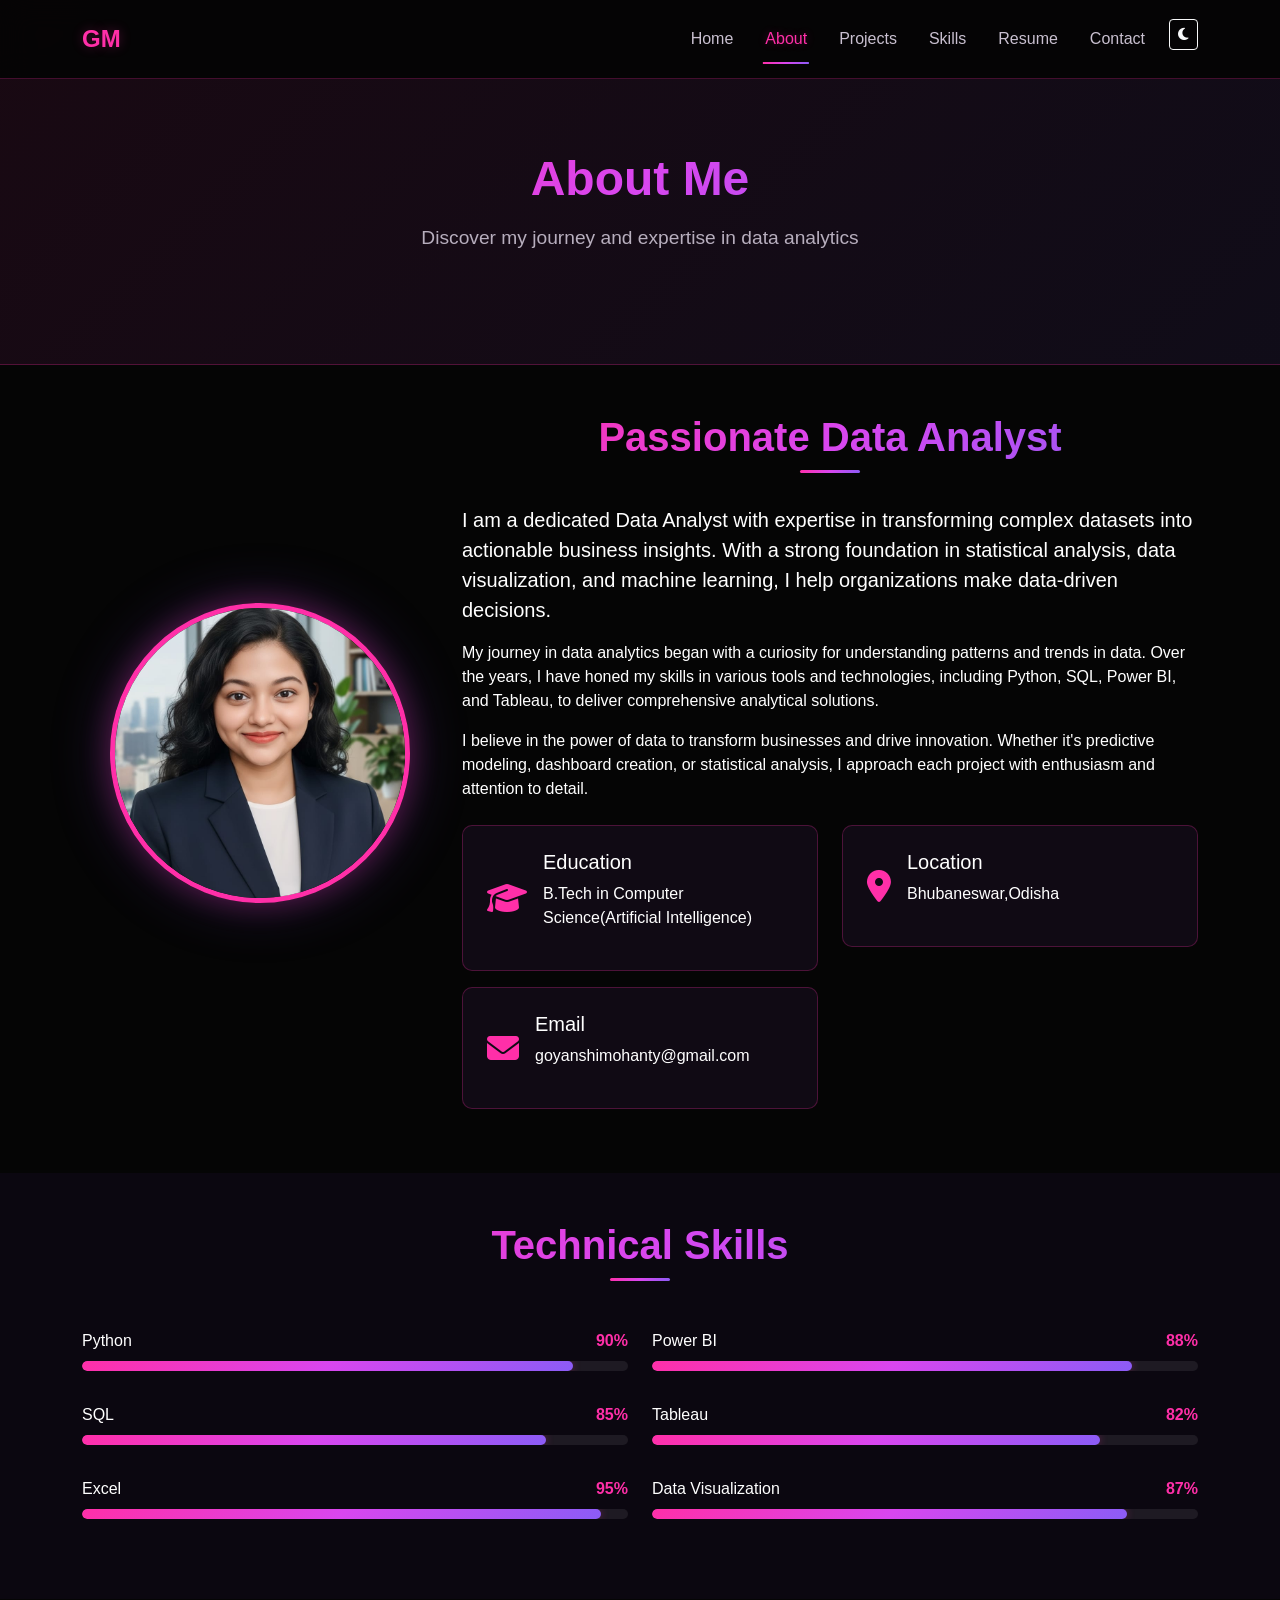
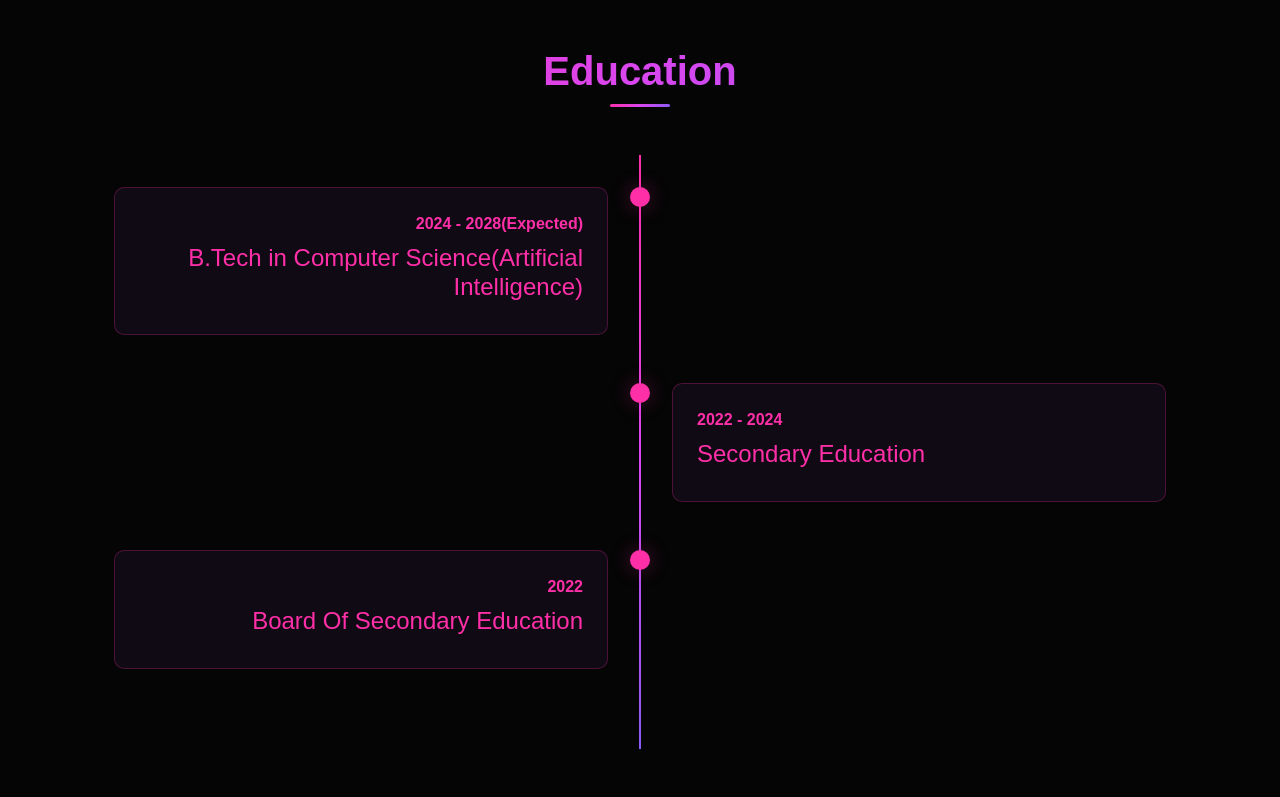
<file: about.html>
<!DOCTYPE html>
<html lang="en">
<head>
    <meta charset="UTF-8">
    <meta name="viewport" content="width=device-width, initial-scale=1.0">
    <title>About - Goyanshi Mohanty</title>
    <link href="https://cdn.jsdelivr.net/npm/bootstrap@5.3.0/dist/css/bootstrap.min.css" rel="stylesheet">
    <link rel="stylesheet" href="https://cdnjs.cloudflare.com/ajax/libs/font-awesome/6.4.0/css/all.min.css">
    <link rel="stylesheet" href="css/style.css">
    <link rel="stylesheet" href="css/animations.css">
</head>
<body>
    <!-- Navigation -->
    <nav class="navbar navbar-expand-lg navbar-dark fixed-top" id="mainNav">
        <div class="container">
            <a class="navbar-brand" href="index.html">GM</a>
            <button class="navbar-toggler" type="button" data-bs-toggle="collapse" data-bs-target="#navbarNav">
                <span class="navbar-toggler-icon"></span>
            </button>
            <div class="collapse navbar-collapse" id="navbarNav">
                <ul class="navbar-nav ms-auto">
                    <li class="nav-item"><a class="nav-link" href="index.html">Home</a></li>
                    <li class="nav-item"><a class="nav-link active" href="about.html">About</a></li>
                    <li class="nav-item"><a class="nav-link" href="projects.html">Projects</a></li>
                    <li class="nav-item"><a class="nav-link" href="skills.html">Skills</a></li>
                    <li class="nav-item"><a class="nav-link" href="resume.html">Resume</a></li>
                    <li class="nav-item"><a class="nav-link" href="contact.html">Contact</a></li>
                    <li class="nav-item">
                        <button class="btn btn-outline-light btn-sm ms-2" id="themeToggle">
                            <i class="fas fa-moon"></i>
                        </button>
                    </li>
                </ul>
            </div>
        </div>
    </nav>

    <!-- Page Header -->
    <section class="page-header">
        <div class="container">
            <div class="row">
                <div class="col-lg-12 text-center">
                    <h1 class="page-title">About Me</h1>
                    <p class="page-subtitle">Discover my journey and expertise in data analytics</p>
                </div>
            </div>
        </div>
    </section>

    <!-- About Content -->
    <section class="py-5">
        <div class="container">
            <div class="row align-items-center">
                <div class="col-lg-4">
                    <div class="profile-image-container reveal">
                        <img src="coat.jpg" alt="Goyanshi Mohanty" class="profile-image">
                        <div class="profile-overlay">
                            <div class="profile-info">
                                <h3>Goyanshi Mohanty</h3>
                                <p>Data Analyst</p>
                                <div class="social-links">
                                    <a href="#"><i class="fab fa-linkedin"></i></a>
                                    <a href="#"><i class="fab fa-github"></i></a>
                                    <a href="#"><i class="fab fa-twitter"></i></a>
                                </div>
                            </div>
                        </div>
                    </div>
                </div>
                <div class="col-lg-8">
                    <div class="about-content reveal">
                        <h2 class="section-title">Passionate Data Analyst</h2>
                        <p class="lead">I am a dedicated Data Analyst with expertise in transforming complex datasets into actionable business insights. With a strong foundation in statistical analysis, data visualization, and machine learning, I help organizations make data-driven decisions.</p>
                        <p>My journey in data analytics began with a curiosity for understanding patterns and trends in data. Over the years, I have honed my skills in various tools and technologies, including Python, SQL, Power BI, and Tableau, to deliver comprehensive analytical solutions.</p>
                        <p>I believe in the power of data to transform businesses and drive innovation. Whether it's predictive modeling, dashboard creation, or statistical analysis, I approach each project with enthusiasm and attention to detail.</p>
                        
                        <div class="row mt-4">
                            <div class="col-md-6">
                                <div class="info-box">
                                    <i class="fas fa-graduation-cap"></i>
                                    <div>
                                        <h5>Education</h5>
                                        <p>B.Tech in Computer Science(Artificial Intelligence)</p>
                                    </div>
                                </div>
                            </div>
                            <div class="col-md-6">
                                <div class="info-box">
                                    <i class="fas fa-map-marker-alt"></i>
                                    <div>
                                        <h5>Location</h5>
                                        <p>Bhubaneswar,Odisha</p>
                                    </div>
                                </div>
                            </div>
                            <div class="col-md-6">
                                <div class="info-box">
                                    <i class="fas fa-envelope"></i>
                                    <div>
                                        <h5>Email</h5>
                                        <p>goyanshimohanty@gmail.com</p>
                                    </div>
                                </div>
                            </div>
                        </div>
                    </div>
                </div>
            </div>
        </div>
    </section>

    <!-- Skills Section -->
    <section class="py-5 bg-dark">
        <div class="container">
            <h2 class="section-title text-center mb-5">Technical Skills</h2>
            <div class="row">
                <div class="col-lg-6">
                    <div class="skill-item reveal">
                        <div class="skill-header">
                            <span>Python</span>
                            <span class="skill-percentage">90%</span>
                        </div>
                        <div class="progress">
                            <div class="progress-bar skill-progress" data-skill="90" style="width: 0%"></div>
                        </div>
                    </div>
                    <div class="skill-item reveal">
                        <div class="skill-header">
                            <span>SQL</span>
                            <span class="skill-percentage">85%</span>
                        </div>
                        <div class="progress">
                            <div class="progress-bar skill-progress" data-skill="85" style="width: 0%"></div>
                        </div>
                    </div>
                    <div class="skill-item reveal">
                        <div class="skill-header">
                            <span>Excel</span>
                            <span class="skill-percentage">95%</span>
                        </div>
                        <div class="progress">
                            <div class="progress-bar skill-progress" data-skill="95" style="width: 0%"></div>
                        </div>
                    </div>
                </div>
                <div class="col-lg-6">
                    <div class="skill-item reveal">
                        <div class="skill-header">
                            <span>Power BI</span>
                            <span class="skill-percentage">88%</span>
                        </div>
                        <div class="progress">
                            <div class="progress-bar skill-progress" data-skill="88" style="width: 0%"></div>
                        </div>
                    </div>
                    <div class="skill-item reveal">
                        <div class="skill-header">
                            <span>Tableau</span>
                            <span class="skill-percentage">82%</span>
                        </div>
                        <div class="progress">
                            <div class="progress-bar skill-progress" data-skill="82" style="width: 0%"></div>
                        </div>
                    </div>
                    <div class="skill-item reveal">
                        <div class="skill-header">
                            <span>Data Visualization</span>
                            <span class="skill-percentage">87%</span>
                        </div>
                        <div class="progress">
                            <div class="progress-bar skill-progress" data-skill="87" style="width: 0%"></div>
                        </div>
                    </div>
                </div>
            </div>
        </div>
    </section>

    <!-- Timeline Section -->
    <section class="py-5">
        <div class="container">
            <h2 class="section-title text-center mb-5">Education</h2>
            <div class="timeline">
                <div class="timeline-item reveal">
                    <div class="timeline-dot"></div>
                    <div class="timeline-content">
                        <div class="timeline-date">2024 - 2028(Expected)
                        </div>
                        <h4>B.Tech in Computer Science(Artificial Intelligence)</h4>
                        
                    
                    </div>
                </div>
                <div class="timeline-item reveal">
                    <div class="timeline-dot"></div>
                    <div class="timeline-content">
                        <div class="timeline-date">2022 - 2024</div>
                        <h4>Secondary Education</h4>
                        
                    </div>
                </div>
                <div class="timeline-item reveal">
                    <div class="timeline-dot"></div>
                    <div class="timeline-content">
                        <div class="timeline-date">2022</div>
                        <h4>Board Of Secondary Education</h4>
                        
                    </div>
                </div>
                
        
            </div>
        </div>
    </section>

    <!-- Back to Top Button -->
    <button id="backToTop" class="back-to-top">
        <i class="fas fa-arrow-up"></i>
    </button>

    <script src="https://cdn.jsdelivr.net/npm/bootstrap@5.3.0/dist/js/bootstrap.bundle.min.js"></script>
    <script src="js/main.js"></script>
    <script src="js/animations.js"></script>
</body>
</html>
</file>
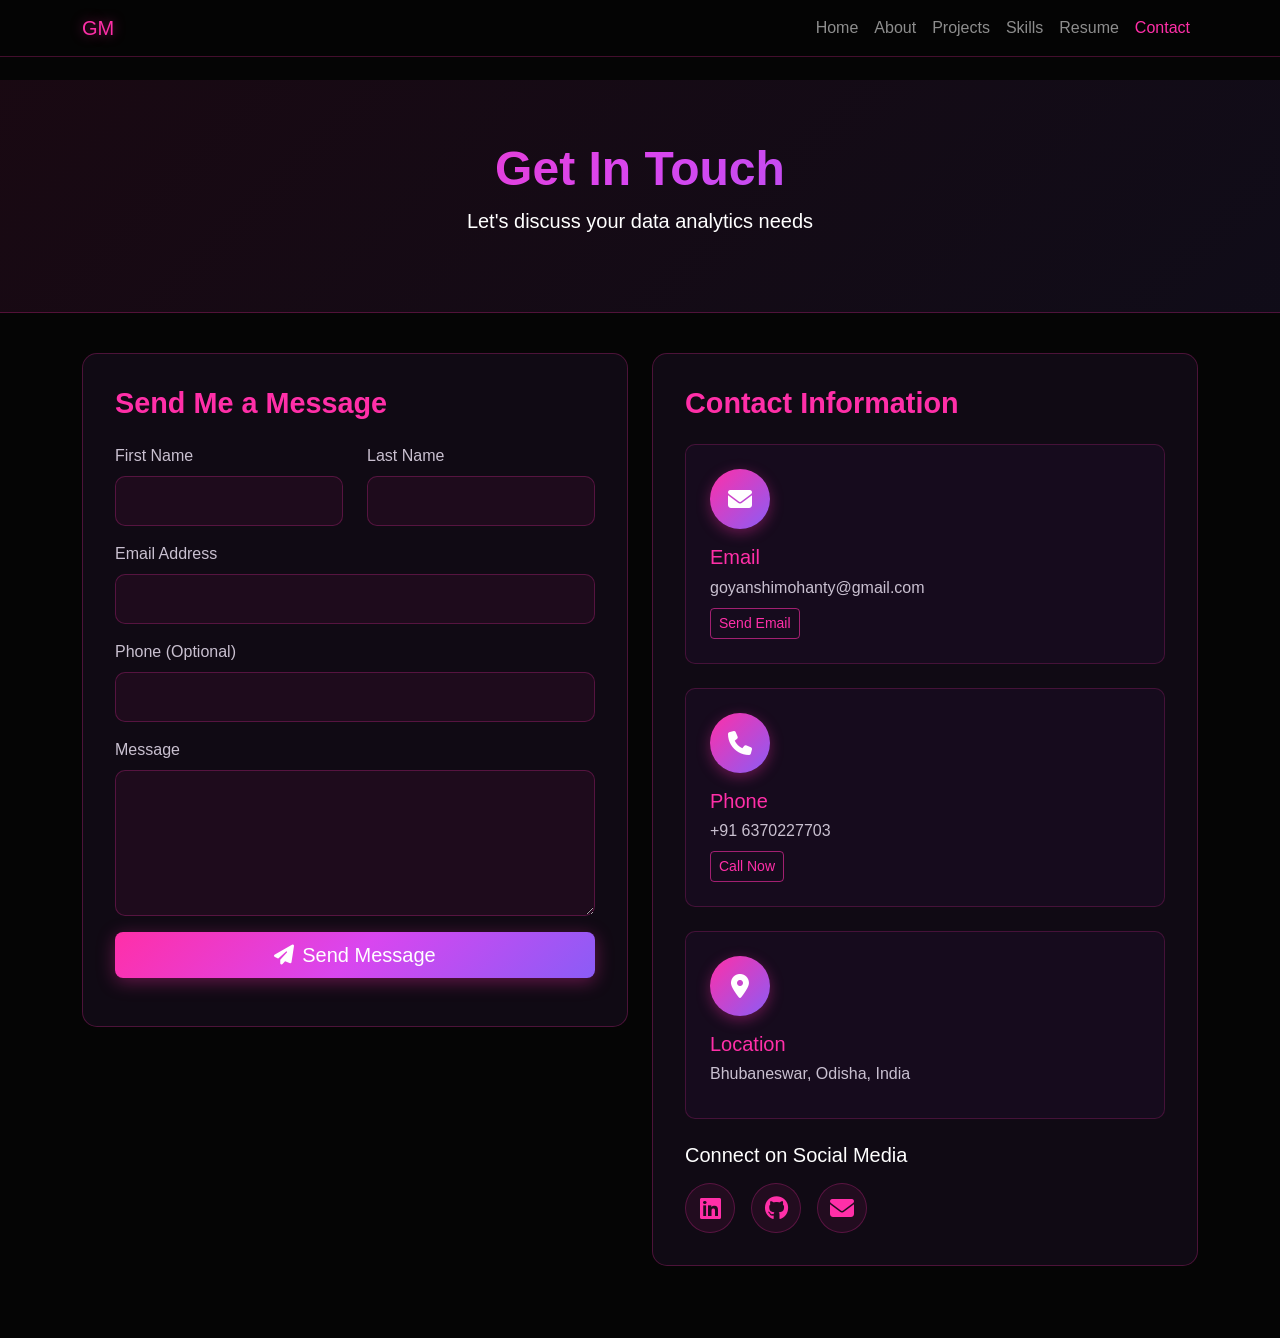
<file: contact.html>
<!DOCTYPE html>
<html lang="en">
<head>
    <meta charset="UTF-8">
    <meta name="viewport" content="width=device-width, initial-scale=1.0">
    <title>Contact - Goyanshi Mohanty</title>
    <link href="https://cdn.jsdelivr.net/npm/bootstrap@5.3.0/dist/css/bootstrap.min.css" rel="stylesheet">
    <link rel="stylesheet" href="https://cdnjs.cloudflare.com/ajax/libs/font-awesome/6.4.0/css/all.min.css">
    <style>
        /* ── Contact page pink/purple theme overrides ── */
        body {
            background: #050505;
            color: #fff;
            font-family: 'Segoe UI', Tahoma, Geneva, Verdana, sans-serif;
            padding-top: 80px;
        }
        .navbar {
            background: rgba(5,5,5,0.92) !important;
            border-bottom: 1px solid rgba(255,47,168,0.25);
        }
        .page-header {
            padding: 60px 0;
            background: linear-gradient(135deg, rgba(255,47,168,0.08), rgba(139,92,246,0.08));
            margin-bottom: 40px;
            border-bottom: 1px solid rgba(255,47,168,0.25);
        }
        .page-title {
            font-size: 3rem;
            font-weight: 700;
            background: linear-gradient(135deg, #FF2FA8, #D946EF, #8B5CF6);
            -webkit-background-clip: text;
            -webkit-text-fill-color: transparent;
        }
        .contact-form-container, .contact-info-container {
            background: #100A14;
            border-radius: 15px;
            padding: 2rem;
            border: 1px solid rgba(255,47,168,0.25);
        }
        .section-title {
            font-size: 1.8rem;
            font-weight: 700;
            margin-bottom: 1.5rem;
            color: #FF2FA8;
        }
        .form-control {
            background: rgba(255,47,168,0.06);
            border: 1px solid rgba(255,47,168,0.25);
            color: #fff;
            padding: 12px;
            border-radius: 10px;
        }
        .form-control:focus {
            background: rgba(255,47,168,0.10);
            border-color: #FF2FA8;
            color: #fff;
            box-shadow: 0 0 0 0.2rem rgba(255,47,168,0.25);
        }
        .form-control::placeholder { color: #95899D; }
        .form-label { color: #C9C0D0; margin-bottom: 0.5rem; }

        .contact-info-item {
            background: #160B1D;
            padding: 1.5rem;
            border-radius: 10px;
            margin-bottom: 1.5rem;
            border: 1px solid rgba(255,47,168,0.2);
            transition: all 0.3s;
        }
        .contact-info-item:hover {
            border-color: #FF2FA8;
            box-shadow: 0 6px 20px rgba(255,47,168,0.25);
            transform: translateY(-2px);
        }
        .contact-info-item h5 { color: #FF2FA8; margin-bottom: 0.4rem; }
        .contact-info-item p  { color: #C9C0D0; margin-bottom: 0.5rem; }

        .contact-icon {
            width: 60px; height: 60px;
            background: linear-gradient(135deg, #FF2FA8, #8B5CF6);
            border-radius: 50%;
            display: flex; align-items: center; justify-content: center;
            font-size: 1.5rem; margin-bottom: 1rem;
            box-shadow: 0 4px 14px rgba(255,47,168,0.35);
            color: #fff;
        }
        .social-links { display: flex; gap: 1rem; margin-top: 1rem; flex-wrap: wrap; }
        .social-link {
            width: 50px; height: 50px;
            background: rgba(255,47,168,0.08);
            border: 1px solid rgba(255,47,168,0.25);
            border-radius: 50%;
            display: flex; align-items: center; justify-content: center;
            color: #FF2FA8; font-size: 1.5rem;
            transition: all 0.3s; text-decoration: none;
        }
        .social-link:hover {
            background: linear-gradient(135deg, #FF2FA8, #8B5CF6);
            color: white; transform: translateY(-5px);
            box-shadow: 0 5px 18px rgba(255,47,168,0.4);
            border-color: transparent;
        }
        .back-to-top {
            position: fixed;
            bottom: 30px; right: 30px;
            width: 50px; height: 50px;
            background: linear-gradient(135deg, #FF2FA8, #8B5CF6);
            border: none; border-radius: 50%;
            color: white; font-size: 1.5rem;
            cursor: pointer; display: none; z-index: 1000;
            box-shadow: 0 4px 18px rgba(255,47,168,0.4);
        }
        /* Buttons */
        .btn-primary {
            background: linear-gradient(135deg, #FF2FA8, #D946EF, #8B5CF6) !important;
            border: none !important;
            box-shadow: 0 4px 18px rgba(255,47,168,0.35);
        }
        .btn-primary:hover {
            transform: translateY(-2px);
            box-shadow: 0 8px 26px rgba(255,47,168,0.5) !important;
        }
        .btn-outline-primary {
            border-color: rgba(255,47,168,0.6) !important;
            color: #FF2FA8 !important;
        }
        .btn-outline-primary:hover {
            background: linear-gradient(135deg, #FF2FA8, #8B5CF6) !important;
            color: #fff !important;
            border-color: transparent !important;
        }
        /* Modal */
        .modal-content {
            background: #100A14 !important;
            border: 1px solid rgba(255,47,168,0.3) !important;
            color: #fff;
        }
        .modal-header { border-bottom-color: rgba(255,47,168,0.2) !important; }
        .modal-footer { border-top-color: rgba(255,47,168,0.2) !important; }

        /* Navbar brand */
        .navbar-brand { color: #FF2FA8 !important; text-shadow: 0 0 12px rgba(255,47,168,0.5); }
        .nav-link:hover, .nav-link.active { color: #FF2FA8 !important; }
    </style>
</head>
<body>
    <!-- Navigation -->
    <nav class="navbar navbar-expand-lg navbar-dark fixed-top">
        <div class="container">
            <a class="navbar-brand" href="index.html">GM</a>
            <button class="navbar-toggler" type="button" data-bs-toggle="collapse" data-bs-target="#navbarNav">
                <span class="navbar-toggler-icon"></span>
            </button>
            <div class="collapse navbar-collapse" id="navbarNav">
                <ul class="navbar-nav ms-auto">
                    <li class="nav-item"><a class="nav-link" href="index.html">Home</a></li>
                    <li class="nav-item"><a class="nav-link" href="about.html">About</a></li>
                    <li class="nav-item"><a class="nav-link" href="projects.html">Projects</a></li>
                    <li class="nav-item"><a class="nav-link" href="skills.html">Skills</a></li>
                    <li class="nav-item"><a class="nav-link" href="resume.html">Resume</a></li>
                    <li class="nav-item"><a class="nav-link active" href="contact.html">Contact</a></li>
                </ul>
            </div>
        </div>
    </nav>

    <!-- Page Header -->
    <section class="page-header">
        <div class="container text-center">
            <h1 class="page-title">Get In Touch</h1>
            <p class="lead">Let's discuss your data analytics needs</p>
        </div>
    </section>

    <!-- Contact Section -->
    <div class="container mb-5">
        <div class="row">
            <!-- Contact Form -->
            <div class="col-lg-6 mb-4">
                <div class="contact-form-container">
                    <h3 class="section-title">Send Me a Message</h3>
                    <form id="contactForm" action="https://formsubmit.co/goyanshimohanty@gmail.com" method="POST">
                        <!-- FormSubmit Configuration -->
                        <input type="hidden" name="_subject" value="New Contact from Portfolio - Goyanshi Mohanty">
                        <input type="hidden" name="_captcha" value="false">
                        <input type="hidden" name="_template" value="table">
                        <input type="text" name="_honey" style="display:none">
                        
                        <div class="row">
                            <div class="col-md-6 mb-3">
                                <label for="firstName" class="form-label">First Name</label>
                                <input type="text" class="form-control" name="First Name" id="firstName" required>
                            </div>
                            <div class="col-md-6 mb-3">
                                <label for="lastName" class="form-label">Last Name</label>
                                <input type="text" class="form-control" name="Last Name" id="lastName" required>
                            </div>
                        </div>
                        <div class="mb-3">
                            <label for="email" class="form-label">Email Address</label>
                            <input type="email" class="form-control" name="Email" id="email" required>
                        </div>
                        <div class="mb-3">
                            <label for="phone" class="form-label">Phone (Optional)</label>
                            <input type="tel" class="form-control" name="Phone" id="phone">
                        </div>
                        <div class="mb-3">
                            <label for="message" class="form-label">Message</label>
                            <textarea class="form-control" name="Message" id="message" rows="5" required></textarea>
                        </div>
                        <button type="submit" class="btn btn-primary btn-lg w-100">
                            <i class="fas fa-paper-plane me-2"></i>Send Message
                        </button>
                        <div id="formMessage" class="mt-3"></div>
                    </form>
                </div>
            </div>

            <!-- Contact Info -->
            <div class="col-lg-6 mb-4">
                <div class="contact-info-container">
                    <h3 class="section-title">Contact Information</h3>
                    
                    <div class="contact-info-item">
                        <div class="contact-icon">
                            <i class="fas fa-envelope"></i>
                        </div>
                        <h5>Email</h5>
                        <p>goyanshimohanty@gmail.com</p>
                        <a href="mailto:goyanshimohanty@gmail.com" class="btn btn-outline-primary btn-sm">Send Email</a>
                    </div>

                    <div class="contact-info-item">
                        <div class="contact-icon">
                            <i class="fas fa-phone"></i>
                        </div>
                        <h5>Phone</h5>
                        <p>+91 6370227703</p>
                        <a href="tel:+916370227703" class="btn btn-outline-primary btn-sm">Call Now</a>
                    </div>

                    <div class="contact-info-item">
                        <div class="contact-icon">
                            <i class="fas fa-map-marker-alt"></i>
                        </div>
                        <h5>Location</h5>
                        <p>Bhubaneswar, Odisha, India</p>
                    </div>

                    <h5 class="mt-4">Connect on Social Media</h5>
                    <div class="social-links">
                        <a href="https://www.linkedin.com/in/goyanshi-mohanty" target="_blank" class="social-link">
                            <i class="fab fa-linkedin"></i>
                        </a>
                        <a href="https://github.com/goyanshi27" target="_blank" class="social-link">
                            <i class="fab fa-github"></i>
                        </a>
                        <a href="mailto:goyanshimohanty@gmail.com" class="social-link">
                            <i class="fas fa-envelope"></i>
                        </a>
                    </div>
                </div>
            </div>
        </div>
    </div>

    <!-- Success Modal -->
    <div class="modal fade" id="successModal" tabindex="-1">
        <div class="modal-dialog">
            <div class="modal-content bg-dark text-white">
                <div class="modal-header border-secondary">
                    <h5 class="modal-title">
                        <i class="fas fa-check-circle text-success me-2"></i>Message Sent!
                    </h5>
                    <button type="button" class="btn-close btn-close-white" data-bs-dismiss="modal"></button>
                </div>
                <div class="modal-body">
                    <p>Thank you for reaching out! I'll get back to you within 24 hours.</p>
                </div>
                <div class="modal-footer border-secondary">
                    <button type="button" class="btn btn-primary" data-bs-dismiss="modal">Close</button>
                </div>
            </div>
        </div>
    </div>

    <!-- Back to Top -->
    <button id="backToTop" class="back-to-top">
        <i class="fas fa-arrow-up"></i>
    </button>

    <script src="https://cdn.jsdelivr.net/npm/bootstrap@5.3.0/dist/js/bootstrap.bundle.min.js"></script>
    <script>
        // FormSubmit.co - No Setup Required!
        // First submission will send a confirmation email to goyanshimohanty@gmail.com
        // Click the link in that email to activate, then all future submissions will work!
        
        const form = document.getElementById('contactForm');
        
        form.addEventListener('submit', function(e) {
            const btn = this.querySelector('button[type="submit"]');
            const originalText = btn.innerHTML;
            btn.innerHTML = '<i class="fas fa-spinner fa-spin me-2"></i>Sending...';
            btn.disabled = true;
            
            // Show sending message
            document.getElementById('formMessage').innerHTML = `
                <div class="alert alert-info">
                    <i class="fas fa-paper-plane me-2"></i>
                    Sending your message...
                </div>
            `;
            
            // Form will submit normally and redirect
            // After first submission, you'll get a confirmation email
        });
        
        // Back to Top Button
        const backToTop = document.getElementById('backToTop');
        window.addEventListener('scroll', () => {
            backToTop.style.display = window.pageYOffset > 300 ? 'block' : 'none';
        });
        backToTop.addEventListener('click', () => {
            window.scrollTo({ top: 0, behavior: 'smooth' });
        });
    </script>
</body>
</html>
</file>
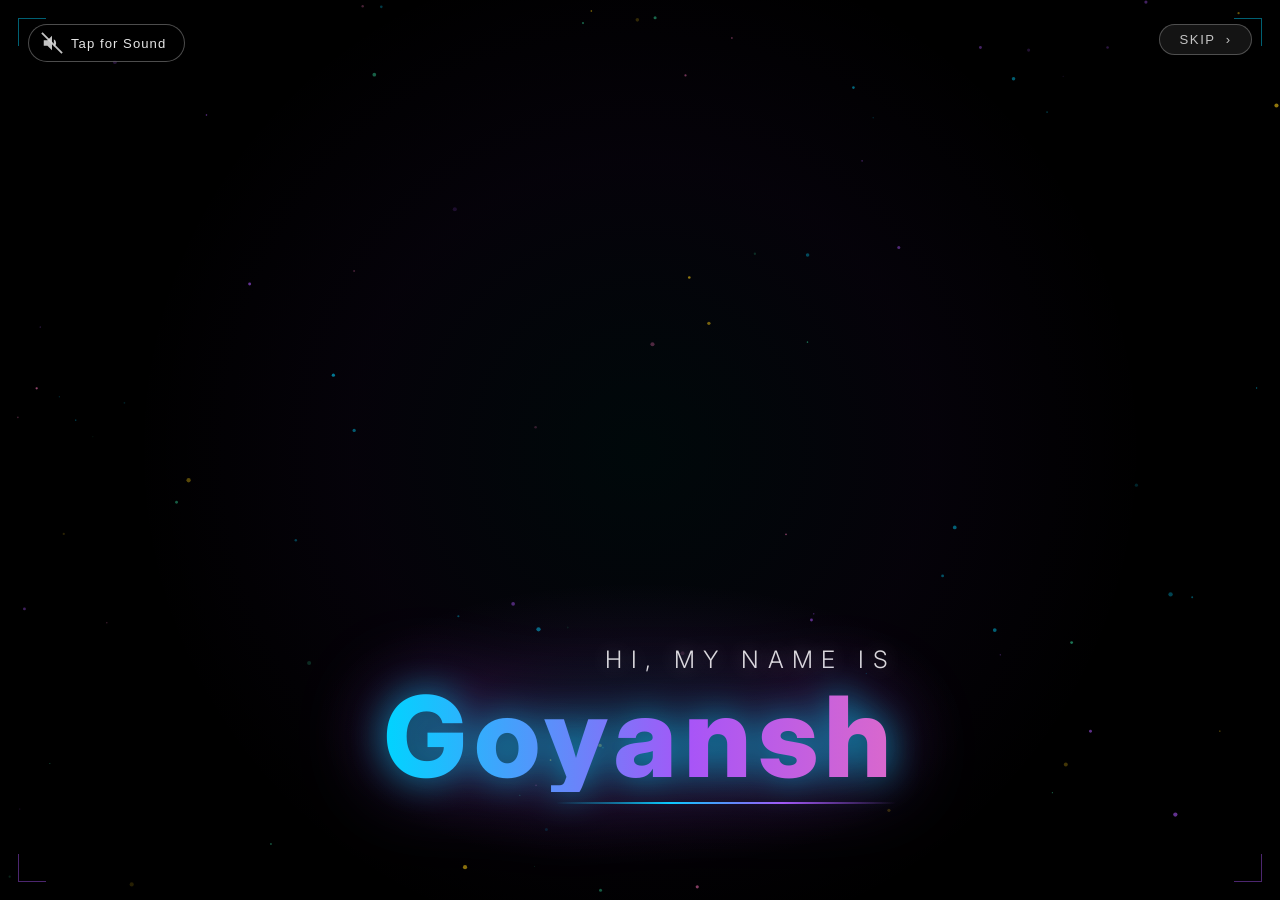
<file: intro.html>
<!DOCTYPE html>
<html lang="en">
<head>
    <meta charset="UTF-8">
    <meta name="viewport" content="width=device-width, initial-scale=1.0">
    <meta name="robots" content="noindex">
    <title>Goyanshi Mohanty</title>

    <!-- Google Fonts: Inter (matches main portfolio) + Playfair for elegance -->
    <link rel="preconnect" href="https://fonts.googleapis.com">
    <link rel="preconnect" href="https://fonts.gstatic.com" crossorigin>
    <link href="https://fonts.googleapis.com/css2?family=Inter:wght@300;400;800&family=Playfair+Display:wght@700&display=swap" rel="stylesheet">

    <link rel="stylesheet" href="css/intro.css">
</head>
<body>

    <!-- ═══════════════════════════════════════════════════════════
         INTRO WRAPPER  (everything lives inside here)
    ════════════════════════════════════════════════════════════════ -->
    <div id="intro-wrapper">

        <!-- Pure black fallback background + ambient glow -->
        <div id="intro-fallback-bg"></div>

        <!-- Floating particles canvas (z-index 0, behind video) -->
        <canvas id="particles-canvas"></canvas>

        
        <video
            id="intro-video"
            playsinline
            preload="auto"
            aria-hidden="true"
        >
            <source src="intro-video.mp4" type="video/mp4">
        </video>

        <!-- ── UNMUTE BUTTON (shown only if browser blocks audio autoplay) -->
        <button id="unmute-btn" aria-label="Tap to play with sound" style="display:none;">
            <svg xmlns="http://www.w3.org/2000/svg" viewBox="0 0 24 24" fill="currentColor" width="22" height="22">
                <path d="M3 9v6h4l5 5V4L7 9H3zm13.5 3A4.5 4.5 0 0 0 14 7.97v8.05c1.48-.73 2.5-2.25 2.5-4.02z"/>
                <line x1="1" y1="1" x2="23" y2="23" stroke="currentColor" stroke-width="2"/>
            </svg>
            <span>Tap for Sound</span>
        </button>

        <!-- ── STYLISH TEXT OVERLAY ──────────────────────────────── -->
        <div id="intro-text" role="banner" aria-label="Introduction">
            <span class="intro-greeting">Hi, my name is</span>
            <span class="intro-name">Goyanshi</span>
            <span class="intro-underline" aria-hidden="true"></span>
        </div>

        <!-- ── SKIP BUTTON ───────────────────────────────────────── -->
        <button id="skip-btn" aria-label="Skip intro and go to portfolio">
            Skip &nbsp;›
        </button>

        <!-- ── VIDEO PROGRESS BAR (bottom edge) ─────────────────── -->
        <div id="intro-progress-bar" role="progressbar" aria-label="Intro progress"></div>

        <!-- ── CINEMATIC CORNER ACCENTS ─────────────────────────── -->
        <span class="corner corner-tl" aria-hidden="true"></span>
        <span class="corner corner-tr" aria-hidden="true"></span>
        <span class="corner corner-bl" aria-hidden="true"></span>
        <span class="corner corner-br" aria-hidden="true"></span>

    </div><!-- /#intro-wrapper -->

    <!-- ── CINEMATIC TRANSITION OVERLAY (fades to black before redirect) -->
    <div id="transition-overlay" aria-hidden="true"></div>

    <script src="js/intro.js"></script>
</body>
</html>
</file>
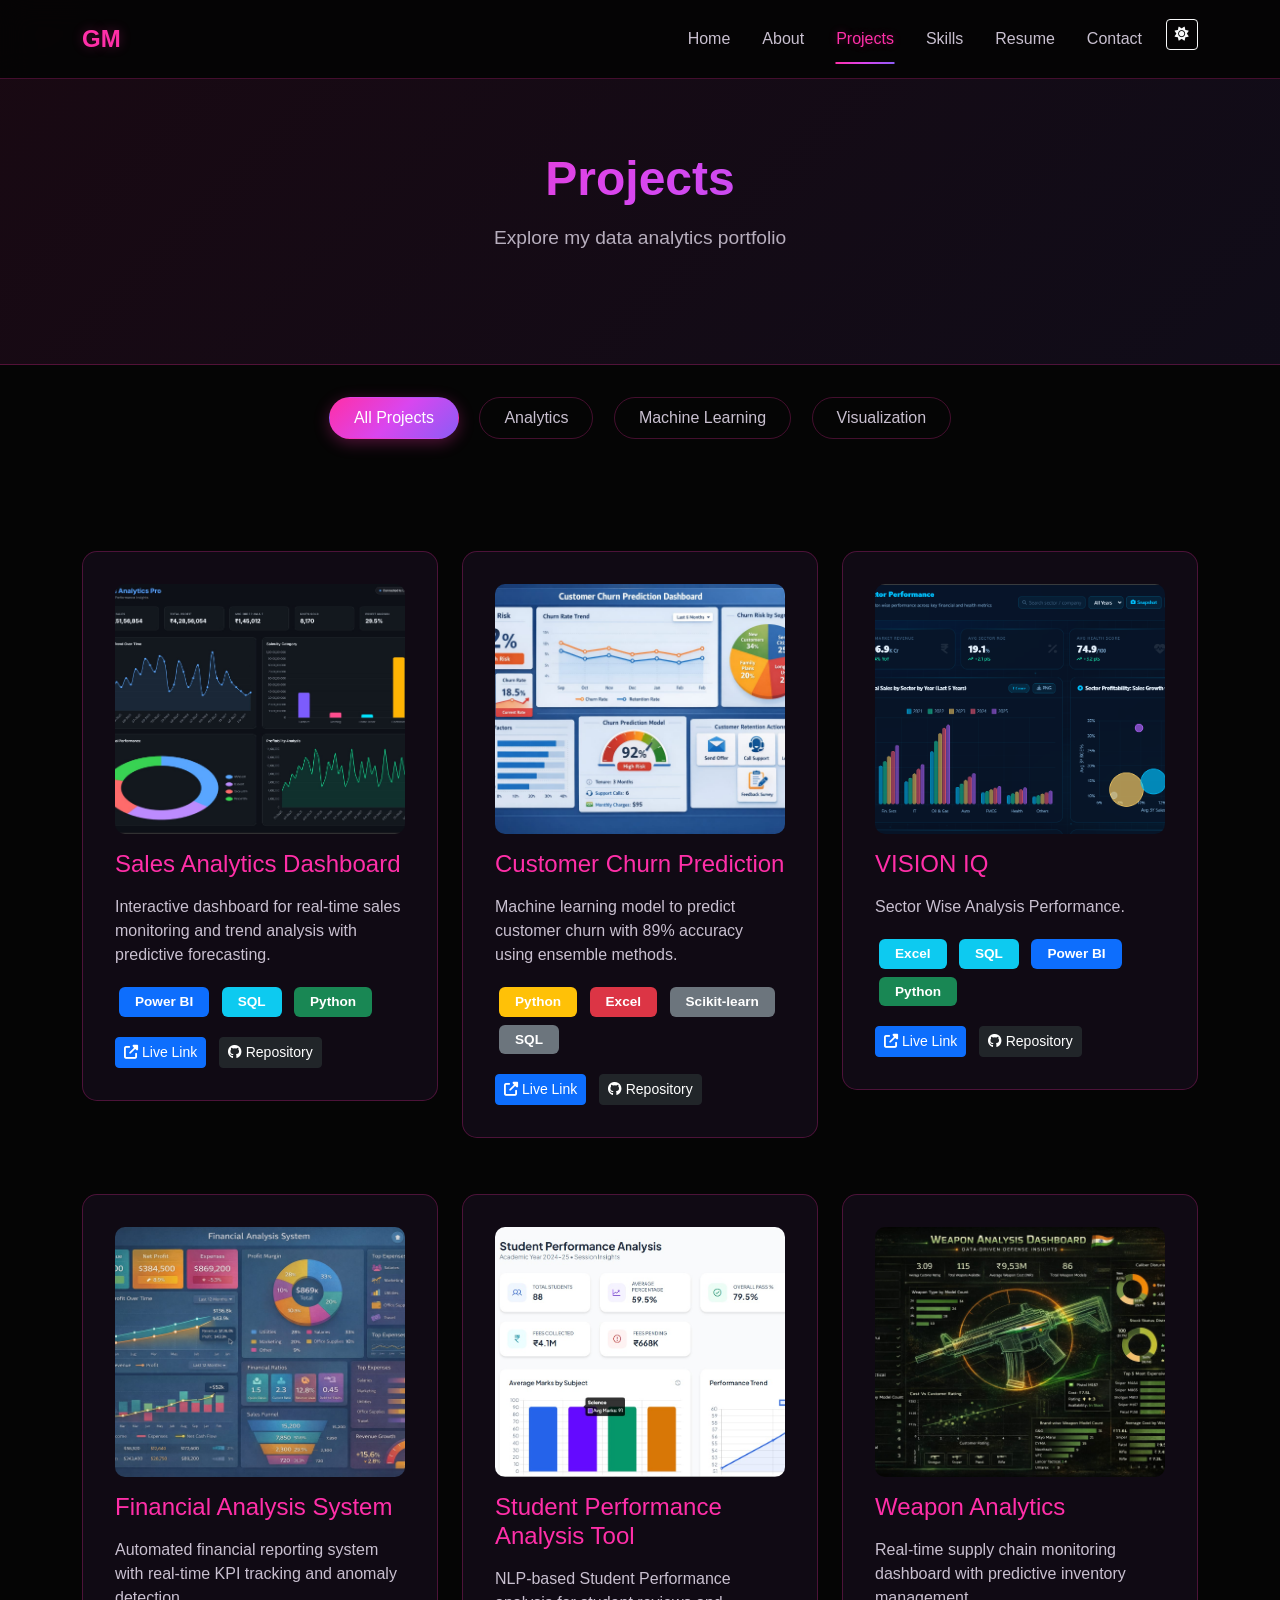
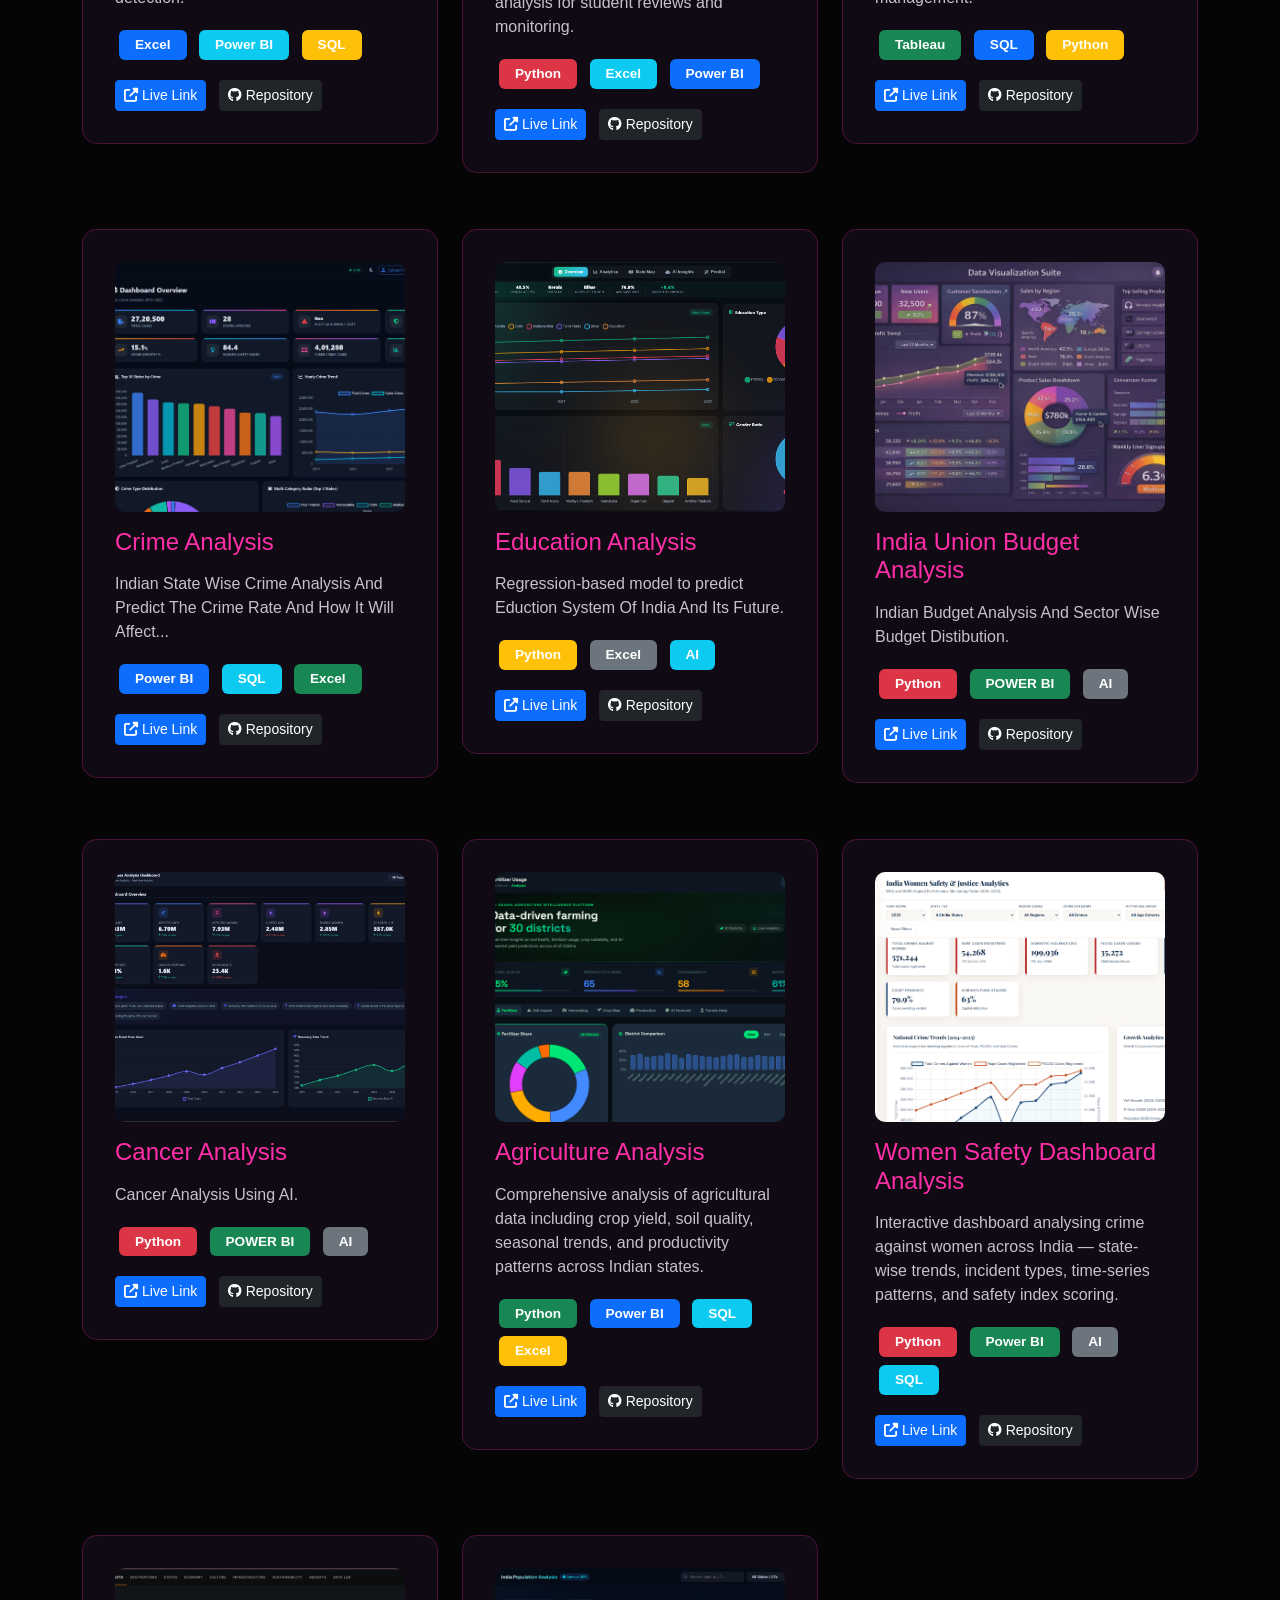
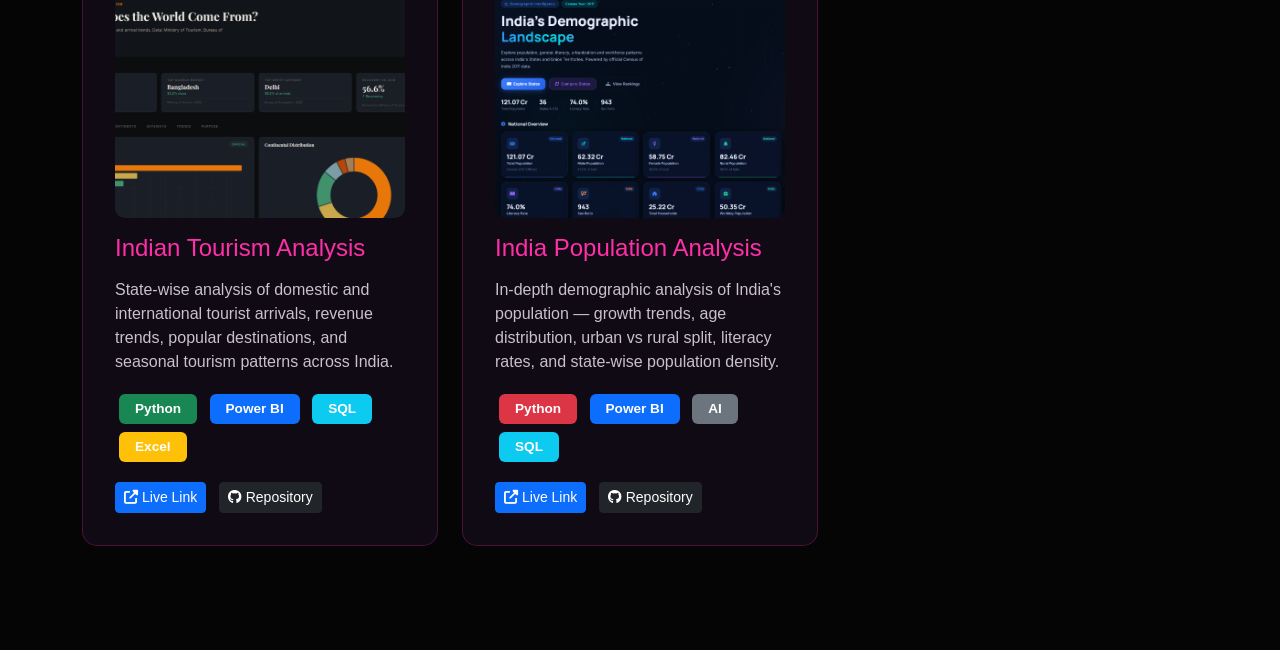
<file: projects.html>
<!DOCTYPE html>
<html lang="en">
<head>
    <meta charset="UTF-8">
    <meta name="viewport" content="width=device-width, initial-scale=1.0">
    <title>Projects - Goyanshi Mohanty</title>
    <link href="https://cdn.jsdelivr.net/npm/bootstrap@5.3.0/dist/css/bootstrap.min.css" rel="stylesheet">
    <link rel="stylesheet" href="https://cdnjs.cloudflare.com/ajax/libs/font-awesome/6.4.0/css/all.min.css">
    <link rel="stylesheet" href="css/style.css">
    <link rel="stylesheet" href="css/animations.css">
</head>
<body>
    <!-- Navigation -->
    <nav class="navbar navbar-expand-lg navbar-dark fixed-top" id="mainNav">
        <div class="container">
            <a class="navbar-brand" href="index.html">GM</a>
            <button class="navbar-toggler" type="button" data-bs-toggle="collapse" data-bs-target="#navbarNav">
                <span class="navbar-toggler-icon"></span>
            </button>
            <div class="collapse navbar-collapse" id="navbarNav">
                <ul class="navbar-nav ms-auto">
                    <li class="nav-item"><a class="nav-link" href="index.html">Home</a></li>
                    <li class="nav-item"><a class="nav-link" href="about.html">About</a></li>
                    <li class="nav-item"><a class="nav-link active" href="projects.html">Projects</a></li>
                    <li class="nav-item"><a class="nav-link" href="skills.html">Skills</a></li>
                    <li class="nav-item"><a class="nav-link" href="resume.html">Resume</a></li>
                    <li class="nav-item"><a class="nav-link" href="contact.html">Contact</a></li>
                    <li class="nav-item">
                        <button class="btn btn-outline-light btn-sm ms-2" id="themeToggle">
                            <i class="fas fa-moon"></i>
                        </button>
                    </li>
                </ul>
            </div>
        </div>
    </nav>

    <!-- Page Header -->
    <section class="page-header">
        <div class="container">
            <div class="row">
                <div class="col-lg-12 text-center">
                    <h1 class="page-title">Projects</h1>
                    <p class="page-subtitle">Explore my data analytics portfolio</p>
                </div>
            </div>
        </div>
    </section>

    <!-- Filter Section -->
    <section class="py-4">
        <div class="container">
            <div class="row">
                <div class="col-lg-12">
                    <div class="filter-buttons text-center">
                        <button class="btn btn-primary filter-btn active" data-filter="all">All Projects</button>
                        <button class="btn btn-outline-primary filter-btn" data-filter="analytics">Analytics</button>
                        <button class="btn btn-outline-primary filter-btn" data-filter="ml">Machine Learning</button>
                        <button class="btn btn-outline-primary filter-btn" data-filter="visualization">Visualization</button>
                    </div>
                </div>
            </div>
        </div>
    </section>

    <!-- Projects Grid -->
    <section class="py-5">
        <div class="container">
            <div class="row" id="projectsGrid">

                <!-- Project 1 -->
                <div class="col-lg-4 col-md-6 mb-4 project-item" data-category="analytics">
                    <div class="project-card reveal">
                        <div class="project-image">
                            <img src="sales.jpg" alt="Sales Analytics Dashboard">
                            <div class="project-overlay">
                                <button class="btn btn-light view-details" data-project="1">
                                    <i class="fas fa-eye"></i> View Details
                                </button>
                            </div>
                        </div>
                        <div class="project-content">
                            <h4>Sales Analytics Dashboard</h4>
                            <p>Interactive dashboard for real-time sales monitoring and trend analysis with predictive forecasting.</p>
                            <div class="project-tools">
                                <span class="badge bg-primary">Power BI</span>
                                <span class="badge bg-info">SQL</span>
                                <span class="badge bg-success">Python</span>
                            </div>
                            <div class="project-links mt-3">
                                <a href="https://goyanshi27.github.io/Sales-Analytics-Dashboard/" target="_blank" class="btn btn-sm btn-primary me-2">
                                    <i class="fas fa-external-link-alt me-1"></i>Live Link
                                </a>
                                <a href="https://github.com/goyanshi27/Sales-Analytics-Dashboard" target="_blank" class="btn btn-sm btn-dark">
                                    <i class="fab fa-github me-1"></i>Repository
                                </a>
                            </div>
                        </div>
                    </div>
                </div>

                <!-- Project 2 -->
                <div class="col-lg-4 col-md-6 mb-4 project-item" data-category="ml">
                    <div class="project-card reveal">
                        <div class="project-image">
                            <img src="customer.jpg" alt="Customer Churn Prediction">
                            <div class="project-overlay">
                                <button class="btn btn-light view-details" data-project="2">
                                    <i class="fas fa-eye"></i> View Details
                                </button>
                            </div>
                        </div>
                        <div class="project-content">
                            <h4>Customer Churn Prediction</h4>
                            <p>Machine learning model to predict customer churn with 89% accuracy using ensemble methods.</p>
                            <div class="project-tools">
                                <span class="badge bg-warning">Python</span>
                                <span class="badge bg-danger">Excel</span>
                                <span class="badge bg-secondary">Scikit-learn</span>
                                <span class="badge bg-secondary">SQL</span>
                            </div>
                            <div class="project-links mt-3">
                                <a href="https://goyanshi27.github.io/Customer_Churn/" target="_blank" class="btn btn-sm btn-primary me-2">
                                    <i class="fas fa-external-link-alt me-1"></i>Live Link
                                </a>
                                <a href="https://github.com/goyanshi27/Customer_Churn" target="_blank" class="btn btn-sm btn-dark">
                                    <i class="fab fa-github me-1"></i>Repository
                                </a>
                            </div>
                        </div>
                    </div>
                </div>

                <!-- Project 3 -->
                <div class="col-lg-4 col-md-6 mb-4 project-item" data-category="visualization">
                    <div class="project-card reveal">
                        <div class="project-image">
                            <img src="vision_IQ.jpg" alt="Data Visualization Suite">
                            <div class="project-overlay">
                                <button class="btn btn-light view-details" data-project="3">
                                    <i class="fas fa-eye"></i> View Details
                                </button>
                            </div>
                        </div>
                        <div class="project-content">
                            <h4>VISION IQ</h4>
                            <p>Sector Wise Analysis Performance.</p>
                            <div class="project-tools">
                                <span class="badge bg-info">Excel</span>
                                <span class="badge bg-info">SQL</span>
                                <span class="badge bg-primary">Power BI</span>
                                <span class="badge bg-success">Python</span>
                            </div>
                            <div class="project-links mt-3">
                                <a href="https://goyanshi27.github.io/newproject2/" target="_blank" class="btn btn-sm btn-primary me-2">
                                    <i class="fas fa-external-link-alt me-1"></i>Live Link
                                </a>
                                <a href="https://github.com/goyanshi27/newproject2" target="_blank" class="btn btn-sm btn-dark">
                                    <i class="fab fa-github me-1"></i>Repository
                                </a>
                            </div>
                        </div>
                    </div>
                </div>

                <!-- Project 4 -->
                <div class="col-lg-4 col-md-6 mb-4 project-item" data-category="analytics">
                    <div class="project-card reveal">
                        <div class="project-image">
                            <img src="financial.jpg" alt="Financial Analysis System">
                            <div class="project-overlay">
                                <button class="btn btn-light view-details" data-project="4">
                                    <i class="fas fa-eye"></i> View Details
                                </button>
                            </div>
                        </div>
                        <div class="project-content">
                            <h4>Financial Analysis System</h4>
                            <p>Automated financial reporting system with real-time KPI tracking and anomaly detection.</p>
                            <div class="project-tools">
                                <span class="badge bg-primary">Excel</span>
                                <span class="badge bg-info">Power BI</span>
                                <span class="badge bg-warning">SQL</span>
                            </div>
                            <div class="project-links mt-3">
                                <a href="https://goyanshi27.github.io/newproject/" target="_blank" class="btn btn-sm btn-primary me-2">
                                    <i class="fas fa-external-link-alt me-1"></i>Live Link
                                </a>
                                <a href="https://github.com/goyanshi27/newproject" target="_blank" class="btn btn-sm btn-dark">
                                    <i class="fab fa-github me-1"></i>Repository
                                </a>
                            </div>
                        </div>
                    </div>
                </div>

                <!-- Project 5 -->
                <div class="col-lg-4 col-md-6 mb-4 project-item" data-category="ml">
                    <div class="project-card reveal">
                        <div class="project-image">
                            <img src="img1.jpg" alt="Student Performance Analysis Tool">
                            <div class="project-overlay">
                                <button class="btn btn-light view-details" data-project="5">
                                    <i class="fas fa-eye"></i> View Details
                                </button>
                            </div>
                        </div>
                        <div class="project-content">
                            <h4>Student Performance Analysis Tool</h4>
                            <p>NLP-based Student Performance analysis for student reviews and monitoring.</p>
                            <div class="project-tools">
                                <span class="badge bg-danger">Python</span>
                                <span class="badge bg-info">Excel</span>
                                <span class="badge bg-primary">Power BI</span>
                            </div>
                            <div class="project-links mt-3">
                                <a href="https://github.com/goyanshi27/student-performance-analysis" target="_blank" class="btn btn-sm btn-primary me-2">
                                    <i class="fas fa-external-link-alt me-1"></i>Live Link
                                </a>
                                <a href="https://github.com/goyanshi27/student-performance-analysis" target="_blank" class="btn btn-sm btn-dark">
                                    <i class="fab fa-github me-1"></i>Repository
                                </a>
                            </div>
                        </div>
                    </div>
                </div>

                <!-- Project 6 -->
                <div class="col-lg-4 col-md-6 mb-4 project-item" data-category="visualization">
                    <div class="project-card reveal">
                        <div class="project-image">
                            <img src="image.jpg" alt="Weapon Analytics">
                            <div class="project-overlay">
                                <button class="btn btn-light view-details" data-project="6">
                                    <i class="fas fa-eye"></i> View Details
                                </button>
                            </div>
                        </div>
                        <div class="project-content">
                            <h4>Weapon Analytics</h4>
                            <p>Real-time supply chain monitoring dashboard with predictive inventory management.</p>
                            <div class="project-tools">
                                <span class="badge bg-success">Tableau</span>
                                <span class="badge bg-primary">SQL</span>
                                <span class="badge bg-warning">Python</span>
                            </div>
                            <div class="project-links mt-3">
                                <a href="https://goyanshi27.github.io/gun/" target="_blank" class="btn btn-sm btn-primary me-2">
                                    <i class="fas fa-external-link-alt me-1"></i>Live Link
                                </a>
                                <a href="https://github.com/goyanshi27/gun" target="_blank" class="btn btn-sm btn-dark">
                                    <i class="fab fa-github me-1"></i>Repository
                                </a>
                            </div>
                        </div>
                    </div>
                </div>

                <!-- Project 7 -->
                <div class="col-lg-4 col-md-6 mb-4 project-item" data-category="analytics">
                    <div class="project-card reveal">
                        <div class="project-image">
                            <img src="image.png" alt="HR Analytics Dashboard">
                            <div class="project-overlay">
                                <button class="btn btn-light view-details" data-project="7">
                                    <i class="fas fa-eye"></i> View Details
                                </button>
                            </div>
                        </div>
                        <div class="project-content">
                            <h4>Crime Analysis</h4>
                            <p>Indian State Wise Crime Analysis And Predict The Crime Rate And How It Will Affect...</p>
                            <div class="project-tools">
                                <span class="badge bg-primary">Power BI</span>
                                <span class="badge bg-info">SQL</span>
                                <span class="badge bg-success">Excel</span>
                            </div>
                            <div class="project-links mt-3">
                                <a href="https://goyanshi27.github.io/crime-analysis/" target="_blank" class="btn btn-sm btn-primary me-2">
                                    <i class="fas fa-external-link-alt me-1"></i>Live Link
                                </a>
                                <a href="https://github.com/goyanshi27/crime-analysis" target="_blank" class="btn btn-sm btn-dark">
                                    <i class="fab fa-github me-1"></i>Repository
                                </a>
                            </div>
                        </div>
                    </div>
                </div>

                <!-- Project 8 -->
                <div class="col-lg-4 col-md-6 mb-4 project-item" data-category="ml">
                    <div class="project-card reveal">
                        <div class="project-image">
                            <img src="Screenshot 2026-10-02 191547.png" alt="Price Prediction Model">
                            <div class="project-overlay">
                                <button class="btn btn-light view-details" data-project="8">
                                    <i class="fas fa-eye"></i> View Details
                                </button>
                            </div>
                        </div>
                        <div class="project-content">
                            <h4>Education Analysis</h4>
                            <p>Regression-based model to predict Eduction System Of India And Its Future.</p>
                            <div class="project-tools">
                                <span class="badge bg-warning">Python</span>
                                <span class="badge bg-secondary">Excel</span>
                                <span class="badge bg-info">AI</span>
                            </div>
                            <div class="project-links mt-3">
                                <a href="https://goyanshi27.github.io/education-analysis/" target="_blank" class="btn btn-sm btn-primary me-2">
                                    <i class="fas fa-external-link-alt me-1"></i>Live Link
                                </a>
                                <a href="https://github.com/goyanshi27/education-analysis" target="_blank" class="btn btn-sm btn-dark">
                                    <i class="fab fa-github me-1"></i>Repository
                                </a>
                            </div>
                        </div>
                    </div>
                </div>

                <!-- Project 9 -->
                <div class="col-lg-4 col-md-6 mb-4 project-item" data-category="visualization">
                    <div class="project-card reveal">
                        <div class="project-image">
                            <img src="datavisualization.jpg" alt="Social Media Sentiment Analysis">
                            <div class="project-overlay">
                                <button class="btn btn-light view-details" data-project="9">
                                    <i class="fas fa-eye"></i> View Details
                                </button>
                            </div>
                        </div>
                        <div class="project-content">
                            <h4>India Union Budget Analysis</h4>
                            <p>Indian Budget Analysis And Sector Wise Budget Distibution.</p>
                            <div class="project-tools">
                                <span class="badge bg-danger">Python</span>
                                <span class="badge bg-success">POWER BI</span>
                                <span class="badge bg-secondary">AI</span>
                            </div>
                            <div class="project-links mt-3">
                                <a href="https://goyanshi27.github.io/indian_budget/" target="_blank" class="btn btn-sm btn-primary me-2">
                                    <i class="fas fa-external-link-alt me-1"></i>Live Link
                                </a>
                                <a href="https://github.com/goyanshi27/indian_budget" target="_blank" class="btn btn-sm btn-dark">
                                    <i class="fab fa-github me-1"></i>Repository
                                </a>
                            </div>
                        </div>
                    </div>
                </div>
    
                <!-- Project 10 -->
                <div class="col-lg-4 col-md-6 mb-4 project-item" data-category="visualization">
                    <div class="project-card reveal">
                        <div class="project-image">
                            <img src="cancer.jpg" alt="Social Media Sentiment Analysis">
                            <div class="project-overlay">
                                <button class="btn btn-light view-details" data-project="10">
                                    <i class="fas fa-eye"></i> View Details
                                </button>
                            </div>
                        </div>
                        <div class="project-content">
                            <h4>Cancer Analysis</h4>
                            <p>Cancer Analysis Using AI.</p>
                            <div class="project-tools">
                                <span class="badge bg-danger">Python</span>
                                <span class="badge bg-success">POWER BI</span>
                                <span class="badge bg-secondary">AI</span>
                            </div>
                            <div class="project-links mt-3">
                                <a href="https://goyanshi27.github.io/Cancer_analysis/" target="_blank" class="btn btn-sm btn-primary me-2">
                                    <i class="fas fa-external-link-alt me-1"></i>Live Link
                                </a>
                                <a href="https://github.com/goyanshi27/Cancer_analysis" target="_blank" class="btn btn-sm btn-dark">
                                    <i class="fab fa-github me-1"></i>Repository
                                </a>
                            </div>
                        </div>
                    </div>
                </div>

                <!-- Project 11 -->
                <div class="col-lg-4 col-md-6 mb-4 project-item" data-category="analytics">
                    <div class="project-card reveal">
                        <div class="project-image">
                            <img src="Screenshot 2026-10-02 222856.png" alt="Agriculture Analysis">
                            <div class="project-overlay">
                                <button class="btn btn-light view-details" data-project="11">
                                    <i class="fas fa-eye"></i> View Details
                                </button>
                            </div>
                        </div>
                        <div class="project-content">
                            <h4>Agriculture Analysis</h4>
                            <p>Comprehensive analysis of agricultural data including crop yield, soil quality, seasonal trends, and productivity patterns across Indian states.</p>
                            <div class="project-tools">
                                <span class="badge bg-success">Python</span>
                                <span class="badge bg-primary">Power BI</span>
                                <span class="badge bg-info">SQL</span>
                                <span class="badge bg-warning">Excel</span>
                            </div>
                            <div class="project-links mt-3">
                                <a href="https://goyanshi27.github.io/women_dasboard_analysis/" target="_blank" class="btn btn-sm btn-primary me-2">
                                    <i class="fas fa-external-link-alt me-1"></i>Live Link
                                </a>
                                <a href="https://github.com/goyanshi27/women_dasboard_analysis" target="_blank" class="btn btn-sm btn-dark">
                                    <i class="fab fa-github me-1"></i>Repository
                                </a>
                            </div>
                        </div>
                    </div>
                </div>

                <!-- Project 12 -->
                <div class="col-lg-4 col-md-6 mb-4 project-item" data-category="visualization">
                    <div class="project-card reveal">
                        <div class="project-image">
                            <img src="Screenshot 2026-10-02 222608.png" alt="Women Safety Dashboard Analysis">
                            <div class="project-overlay">
                                <button class="btn btn-light view-details" data-project="12">
                                    <i class="fas fa-eye"></i> View Details
                                </button>
                            </div>
                        </div>
                        <div class="project-content">
                            <h4>Women Safety Dashboard Analysis</h4>
                            <p>Interactive dashboard analysing crime against women across India — state-wise trends, incident types, time-series patterns, and safety index scoring.</p>
                            <div class="project-tools">
                                <span class="badge bg-danger">Python</span>
                                <span class="badge bg-success">Power BI</span>
                                <span class="badge bg-secondary">AI</span>
                                <span class="badge bg-info">SQL</span>
                            </div>
                            <div class="project-links mt-3">
                                <a href="https://goyanshi27.github.io/odisha-agriculture-dashboard/" target="_blank" class="btn btn-sm btn-primary me-2">
                                    <i class="fas fa-external-link-alt me-1"></i>Live Link
                                </a>
                                <a href="https://github.com/goyanshi27/odisha-agriculture-dashboard" target="_blank" class="btn btn-sm btn-dark">
                                    <i class="fab fa-github me-1"></i>Repository
                                </a>
                            </div>
                        </div>
                    </div>
                </div>

                <!-- Project 13 -->
                <div class="col-lg-4 col-md-6 mb-4 project-item" data-category="analytics">
                    <div class="project-card reveal">
                        <div class="project-image">
                            <!-- ADD IMAGE: replace src="#" with your image filename e.g. src="tourism.jpg" -->
                            <img src="Tourist.png" alt="Indian Tourism Analysis" onerror="this.src='';this.style.cssText='min-height:200px;display:block;background:linear-gradient(135deg,#1e3c72,#2a5298);width:100%';this.removeAttribute('onerror')">
                            <div class="project-overlay">
                                <button class="btn btn-light view-details" data-project="13">
                                    <i class="fas fa-eye"></i> View Details
                                </button>
                            </div>
                        </div>
                        <div class="project-content">
                            <h4>Indian Tourism Analysis</h4>
                            <p>State-wise analysis of domestic and international tourist arrivals, revenue trends, popular destinations, and seasonal tourism patterns across India.</p>
                            <div class="project-tools">
                                <span class="badge bg-success">Python</span>
                                <span class="badge bg-primary">Power BI</span>
                                <span class="badge bg-info">SQL</span>
                                <span class="badge bg-warning">Excel</span>
                            </div>
                            <div class="project-links mt-3">
                                <!-- ADD LIVE LINK: replace # with your live URL -->
                                <a href="https://goyanshi27.github.io/Tourist/" target="_blank" class="btn btn-sm btn-primary me-2">
                                    <i class="fas fa-external-link-alt me-1"></i>Live Link
                                </a>
                                <!-- ADD REPO LINK: replace # with your GitHub URL -->
                                <a href="https://github.com/goyanshi27/Tourist" target="_blank" class="btn btn-sm btn-dark">
                                    <i class="fab fa-github me-1"></i>Repository
                                </a>
                            </div>
                        </div>
                    </div>
                </div>

                <!-- Project 14 -->
                <div class="col-lg-4 col-md-6 mb-4 project-item" data-category="analytics">
                    <div class="project-card reveal">
                        <div class="project-image">
                            <!-- ADD IMAGE: replace src="#" with your image filename e.g. src="population.jpg" -->
                            <img src="Population.png" alt="India Population Analysis" onerror="this.src='';this.style.cssText='min-height:200px;display:block;background:linear-gradient(135deg,#4a1942,#7c3aed);width:100%';this.removeAttribute('onerror')">
                            <div class="project-overlay">
                                <button class="btn btn-light view-details" data-project="14">
                                    <i class="fas fa-eye"></i> View Details
                                </button>
                            </div>
                        </div>
                        <div class="project-content">
                            <h4>India Population Analysis</h4>
                            <p>In-depth demographic analysis of India's population — growth trends, age distribution, urban vs rural split, literacy rates, and state-wise population density.</p>
                            <div class="project-tools">
                                <span class="badge bg-danger">Python</span>
                                <span class="badge bg-primary">Power BI</span>
                                <span class="badge bg-secondary">AI</span>
                                <span class="badge bg-info">SQL</span>
                            </div>
                            <div class="project-links mt-3">
                                <!-- ADD LIVE LINK: replace # with your live URL -->
                                <a href="https://goyanshi27.github.io/Population/" target="_blank" class="btn btn-sm btn-primary me-2">
                                    <i class="fas fa-external-link-alt me-1"></i>Live Link
                                </a>
                                <!-- ADD REPO LINK: replace # with your GitHub URL -->
                                <a href="https://github.com/goyanshi27/Population" target="_blank" class="btn btn-sm btn-dark">
                                    <i class="fab fa-github me-1"></i>Repository
                                </a>
                            </div>
                        </div>
                    </div>
                </div>

            </div>
            
        </div>
    </section>

    <!-- Project Modal -->
    <div class="modal fade" id="projectModal" tabindex="-1">
        <div class="modal-dialog modal-lg modal-dialog-centered">
            <div class="modal-content" style="
                background: linear-gradient(135deg, #0a0e27 0%, #0d1b4b 50%, #0a0e27 100%);
                border: 1px solid rgba(13,202,240,0.3);
                border-radius: 20px;
                overflow: hidden;
                box-shadow: 0 0 60px rgba(13,110,253,0.4), 0 0 120px rgba(13,202,240,0.15);
            ">
                <!-- Glowing top bar -->
                <div style="height:4px; background: linear-gradient(90deg, #0d6efd, #0dcaf0, #6f42c1, #0d6efd); background-size:200%; animation: gradientShift 3s linear infinite;"></div>
                <div class="modal-header border-0 pb-0 px-4 pt-4">
                    <div>
                        <div style="font-size:0.75rem; color:#0dcaf0; letter-spacing:3px; text-transform:uppercase; margin-bottom:4px;">Project Details</div>
                        <h4 class="modal-title fw-bold text-white" id="projectModalTitle"></h4>
                    </div>
                    <button type="button" class="btn-close btn-close-white" data-bs-dismiss="modal"></button>
                </div>
                <div class="modal-body px-4 py-3" id="projectModalBody"></div>
                <div class="modal-footer border-0 px-4 pb-4">
                    <button type="button" class="btn btn-outline-light btn-sm px-4" data-bs-dismiss="modal" style="border-radius:30px;">
                        <i class="fas fa-times me-1"></i> Close
                    </button>
                </div>
            </div>
        </div>
    </div>

    <style>
        @keyframes gradientShift {
            0%   { background-position: 0% }
            100% { background-position: 200% }
        }
        @keyframes cardGlow {
            0%, 100% { box-shadow: 0 4px 20px rgba(13,110,253,0.3); }
            50%       { box-shadow: 0 4px 30px rgba(13,202,240,0.6); }
        }

        /* ── Shared card base ── */
        .modal-link-card {
            display: flex;
            align-items: center;
            gap: 1rem;
            border-radius: 16px;
            padding: 1.1rem 1.4rem;
            text-decoration: none;
            color: #fff;
            transition: transform 0.25s ease, box-shadow 0.25s ease, background 0.25s ease;
            border: 1px solid rgba(255,255,255,0.12);
            background: rgba(255,255,255,0.05);
            margin-bottom: 0.75rem;
        }

        /* Live demo card */
        .modal-link-live {
            background: rgba(13,110,253,0.12);
            border-color: rgba(13,202,240,0.4);
        }
        .modal-link-live:hover {
            background: rgba(13,110,253,0.25);
            border-color: #0dcaf0;
            transform: translateY(-3px);
            animation: cardGlow 1.8s ease infinite;
            color: #fff;
        }

        /* Repo card */
        .modal-link-repo {
            background: rgba(111,66,193,0.12);
            border-color: rgba(232,62,140,0.4);
        }
        .modal-link-repo:hover {
            background: rgba(111,66,193,0.25);
            border-color: #e83e8c;
            transform: translateY(-3px);
            box-shadow: 0 4px 24px rgba(232,62,140,0.4);
            color: #fff;
        }

        /* Disabled / not-available card */
        .modal-link-disabled {
            opacity: 0.38;
            cursor: not-allowed;
            pointer-events: none;
        }

        /* Icon circle */
        .modal-link-icon {
            width: 48px;
            height: 48px;
            border-radius: 12px;
            display: flex;
            align-items: center;
            justify-content: center;
            font-size: 1.3rem;
            flex-shrink: 0;
            color: #fff;
        }

        /* Text inside card */
        .modal-link-label {
            font-size: 0.7rem;
            color: rgba(255,255,255,0.5);
            text-transform: uppercase;
            letter-spacing: 1.6px;
            margin-bottom: 2px;
        }
        .modal-link-title {
            font-size: 0.98rem;
            font-weight: 600;
            color: #fff;
        }

        /* Modal body helpers */
        .modal-project-desc {
            color: rgba(255,255,255,0.8);
            margin-bottom: 1rem;
            font-size: 0.95rem;
            line-height: 1.6;
        }
        .modal-badges {
            margin-bottom: 1.2rem;
        }
        .modal-badges .badge {
            margin: 2px;
        }
        .modal-choose-hint {
            font-size: 0.75rem;
            color: rgba(255,255,255,0.4);
            text-transform: uppercase;
            letter-spacing: 1.8px;
            margin-bottom: 0.9rem;
        }
        .modal-links-grid {
            display: flex;
            flex-direction: column;
            gap: 0.1rem;
        }
    </style>

    <!-- Back to Top Button -->
    <button id="backToTop" class="back-to-top">
        <i class="fas fa-arrow-up"></i>
    </button>

    <script src="https://cdn.jsdelivr.net/npm/bootstrap@5.3.0/dist/js/bootstrap.bundle.min.js"></script>
    <script src="js/main.js"></script>
    <script src="js/animations.js"></script>
    <script src="js/projects.js"></script>
</body>
</html>
</file>
<file: css/style.css>
/* ===== BASE STYLES ===== */
:root {
    /* ── NEW PINK / PURPLE / BLACK THEME ── */
    --primary-color:     #FF2FA8;
    --secondary-color:   #8B5CF6;
    --success-color:     #10b981;
    --info-color:        #D946EF;
    --warning-color:     #fbbf24;
    --danger-color:      #f43f5e;
    --dark-color:        #050505;
    --light-color:       #f8f9fa;

    /* Accent colours */
    --neon-pink:         #FF2FA8;
    --neon-magenta:      #D946EF;
    --neon-purple:       #8B5CF6;

    /* Backgrounds */
    --bg-main:           #050505;
    --bg-secondary:      #0B0710;
    --bg-card:           #100A14;
    --bg-card-elevated:  #160B1D;

    /* Text */
    --text-main:         #FFFFFF;
    --text-secondary:    #C9C0D0;
    --text-muted:        #95899D;

    /* Borders & glows */
    --border-pink:       rgba(255, 47, 168, 0.25);
    --glow-pink:         rgba(255, 47, 168, 0.30);
    --glow-purple:       rgba(139, 92, 246, 0.25);

    /* Gradients (drop-in replacements for old vars) */
    --gradient-primary:  linear-gradient(135deg, #FF2FA8 0%, #8B5CF6 100%);
    --gradient-dark:     linear-gradient(135deg, #050505 0%, #0B0710 100%);
    --gradient-neon:     linear-gradient(135deg, #FF2FA8 0%, #D946EF 50%, #8B5CF6 100%);

    /* Keep old var names as aliases so any JS-generated inline styles still work */
    --neon-blue:         #FF2FA8;
}

* {
    margin: 0;
    padding: 0;
    box-sizing: border-box;
}

/* ── Scrollbar ── */
::-webkit-scrollbar { width: 6px; }
::-webkit-scrollbar-track { background: var(--bg-main); }
::-webkit-scrollbar-thumb {
    background: linear-gradient(180deg, #FF2FA8, #8B5CF6);
    border-radius: 3px;
}

body {
    font-family: 'Inter', -apple-system, BlinkMacSystemFont, 'Segoe UI', Roboto, sans-serif;
    background-color: var(--bg-main);
    color: var(--text-main);
    overflow-x: hidden;
    transition: all 0.3s ease;
}

body.light-mode {
    background-color: #ffffff;
    color: #1a0a1e;
}

body.light-mode .navbar {
    background-color: rgba(255, 255, 255, 0.95) !important;
    box-shadow: 0 2px 10px rgba(255, 47, 168, 0.15);
}

body.light-mode .navbar-brand,
body.light-mode .nav-link {
    color: #1a0a1e !important;
}

body.light-mode .hero-section {
    background: linear-gradient(135deg, #2d0a1f 0%, #1a0530 100%);
}

/* ===== NAVIGATION ===== */
.navbar {
    background-color: rgba(5, 5, 5, 0.92) !important;
    backdrop-filter: blur(14px);
    border-bottom: 1px solid var(--border-pink);
    transition: all 0.3s ease;
    padding: 1rem 0;
}

.navbar-brand {
    font-weight: bold;
    font-size: 1.5rem;
    color: var(--neon-pink) !important;
    text-shadow: 0 0 12px var(--glow-pink);
}

.nav-link {
    color: var(--text-secondary) !important;
    margin: 0 0.5rem;
    position: relative;
    transition: all 0.3s ease;
}

.nav-link:hover,
.nav-link.active {
    color: var(--neon-pink) !important;
    text-shadow: 0 0 8px var(--glow-pink);
}

.nav-link::after {
    content: '';
    position: absolute;
    bottom: -5px;
    left: 50%;
    width: 0;
    height: 2px;
    background: var(--gradient-neon);
    transition: all 0.3s ease;
    transform: translateX(-50%);
}

.nav-link:hover::after,
.nav-link.active::after {
    width: 80%;
}

/* ===== HERO SECTION ===== */
.hero-section {
    min-height: 100vh;
    background: var(--gradient-dark);
    position: relative;
    display: flex;
    align-items: center;
    justify-content: center;
    overflow: hidden;
}

.particles-bg {
    position: absolute;
    top: 0;
    left: 0;
    width: 100%;
    height: 100%;
    z-index: 1;
}

.hero-content {
    position: relative;
    z-index: 2;
    text-align: center;
    padding: 2rem;
}

.hero-title {
    font-size: 3.5rem;
    font-weight: bold;
    margin-bottom: 1rem;
    background: var(--gradient-neon);
    -webkit-background-clip: text;
    -webkit-text-fill-color: transparent;
    background-clip: text;
    filter: drop-shadow(0 0 18px var(--glow-pink));
}

.hero-subtitle {
    font-size: 1.5rem;
    color: var(--text-secondary);
    margin-bottom: 2rem;
    opacity: 0.9;
}

.hero-buttons .btn {
    margin: 0.5rem;
    padding: 0.75rem 2rem;
    font-size: 1.1rem;
    border-radius: 50px;
    transition: all 0.3s ease;
    position: relative;
    overflow: hidden;
}

.hero-buttons .btn-primary {
    background: var(--gradient-neon);
    border: none;
    box-shadow: 0 4px 20px var(--glow-pink);
}

.hero-buttons .btn-primary:hover {
    transform: translateY(-2px);
    box-shadow: 0 8px 28px var(--glow-pink);
}

.hero-buttons .btn-outline-light {
    border-color: var(--border-pink);
    color: var(--text-main) !important;
}

.hero-buttons .btn-outline-light:hover {
    background: rgba(255, 47, 168, 0.12);
    border-color: var(--neon-pink);
    transform: translateY(-2px);
    box-shadow: 0 4px 16px var(--glow-pink);
}

/* ===== STATS SECTION ===== */
.hero-stats {
    margin-top: 4rem;
}

.stat-item {
    text-align: center;
    padding: 1rem;
}

.stat-item h3 {
    font-size: 2.5rem;
    font-weight: bold;
    color: var(--neon-pink);
    margin-bottom: 0.5rem;
    text-shadow: 0 0 14px var(--glow-pink);
}

.stat-item p {
    color: var(--text-secondary);
    font-size: 1.1rem;
}

/* ===== PAGE HEADER ===== */
.page-header {
    padding: 150px 0 80px;
    background: linear-gradient(135deg,
        rgba(255, 47, 168, 0.08) 0%,
        rgba(139, 92, 246, 0.08) 100%);
    text-align: center;
    border-bottom: 1px solid var(--border-pink);
}

.page-title {
    font-size: 3rem;
    font-weight: 700;
    margin-bottom: 1rem;
    background: var(--gradient-neon);
    -webkit-background-clip: text;
    -webkit-text-fill-color: transparent;
    background-clip: text;
}

.page-subtitle {
    font-size: 1.2rem;
    color: var(--text-secondary);
    opacity: 0.9;
    margin-bottom: 2rem;
}

/* ===== SECTION TITLES ===== */
.section-title {
    font-size: 2.5rem;
    font-weight: bold;
    margin-bottom: 2rem;
    background: var(--gradient-neon);
    -webkit-background-clip: text;
    -webkit-text-fill-color: transparent;
    background-clip: text;
    text-align: center;
    position: relative;
    padding-bottom: 0.75rem;
}

.section-title::after {
    content: '';
    position: absolute;
    bottom: 0;
    left: 50%;
    transform: translateX(-50%);
    width: 60px;
    height: 3px;
    background: var(--gradient-neon);
    border-radius: 2px;
}

/* ===== CARDS ===== */
.dashboard-card,
.chart-card,
.project-card,
.skill-category-card {
    background: var(--bg-card);
    border: 1px solid var(--border-pink);
    border-radius: 15px;
    padding: 2rem;
    margin-bottom: 2rem;
    backdrop-filter: blur(10px);
    transition: all 0.3s ease;
    position: relative;
    overflow: hidden;
}

.dashboard-card:hover,
.chart-card:hover,
.project-card:hover,
.skill-category-card:hover {
    transform: translateY(-5px);
    box-shadow: 0 10px 35px var(--glow-pink);
    border-color: var(--neon-pink);
}

.card-icon {
    font-size: 3rem;
    margin-bottom: 1rem;
    text-align: center;
}

.dashboard-card h3 {
    font-size: 2.5rem;
    font-weight: bold;
    color: var(--neon-pink);
    margin-bottom: 0.5rem;
    text-align: center;
    text-shadow: 0 0 12px var(--glow-pink);
}

.dashboard-card p {
    text-align: center;
    color: var(--text-secondary);
}

/* ===== PROJECT CARDS ===== */
.project-image {
    position: relative;
    overflow: hidden;
    border-radius: 10px;
    margin-bottom: 1rem;
}

.project-image img {
    width: 100%;
    height: 250px;
    object-fit: cover;
    transition: transform 0.3s ease;
}

.project-card:hover .project-image img {
    transform: scale(1.05);
}

.project-overlay {
    position: absolute;
    top: 0;
    left: 0;
    right: 0;
    bottom: 0;
    background: rgba(5, 5, 5, 0.75);
    display: flex;
    align-items: center;
    justify-content: center;
    opacity: 0;
    transition: opacity 0.3s ease;
}

.project-card:hover .project-overlay {
    opacity: 1;
}

.project-content h4 {
    color: var(--neon-pink);
    margin-bottom: 1rem;
}

.project-content p {
    color: var(--text-secondary);
    margin-bottom: 1rem;
}

.project-tools .badge {
    margin: 0.25rem;
    padding: 0.5rem 1rem;
    font-size: 0.85rem;
}

/* ===== SKILLS ===== */
.skill-item,
.skill-advanced {
    margin-bottom: 2rem;
}

.skill-header {
    display: flex;
    justify-content: space-between;
    margin-bottom: 0.5rem;
}

.skill-percentage {
    color: var(--neon-pink);
    font-weight: bold;
}

.progress {
    height: 10px;
    background-color: rgba(255, 255, 255, 0.08);
    border-radius: 5px;
    overflow: hidden;
}

.progress-bar {
    background: var(--gradient-neon);
    transition: width 2s ease;
    border-radius: 5px;
    box-shadow: 0 0 8px var(--glow-pink);
}

/* ===== TIMELINE ===== */
.timeline {
    position: relative;
    padding: 2rem 0;
}

.timeline::before {
    content: '';
    position: absolute;
    left: 50%;
    top: 0;
    bottom: 0;
    width: 2px;
    background: var(--gradient-neon);
    transform: translateX(-50%);
}

.timeline-item {
    position: relative;
    margin-bottom: 3rem;
    width: 50%;
    padding: 0 2rem;
}

.timeline-item:nth-child(odd) {
    left: 0;
    text-align: right;
}

.timeline-item:nth-child(even) {
    left: 50%;
    text-align: left;
}

.timeline-dot {
    position: absolute;
    top: 0;
    width: 20px;
    height: 20px;
    background: var(--neon-pink);
    border-radius: 50%;
    box-shadow: 0 0 20px var(--glow-pink);
    z-index: 1;
}

.timeline-item:nth-child(odd) .timeline-dot {
    right: -10px;
}

.timeline-item:nth-child(even) .timeline-dot {
    left: -10px;
}

.timeline-content {
    background: var(--bg-card);
    border: 1px solid var(--border-pink);
    border-radius: 10px;
    padding: 1.5rem;
    backdrop-filter: blur(10px);
}

.timeline-date {
    color: var(--neon-pink);
    font-weight: bold;
    margin-bottom: 0.5rem;
}

.timeline-content h4 {
    color: var(--neon-pink);
    margin-bottom: 0.5rem;
}

.timeline-content h5 {
    color: var(--text-secondary);
    margin-bottom: 1rem;
}

/* ===== PROFILE IMAGE ===== */
.profile-image-container {
    position: relative;
    text-align: center;
    margin-bottom: 2rem;
}

.profile-image {
    width: 300px;
    height: 300px;
    border-radius: 50%;
    object-fit: cover;
    border: 5px solid var(--neon-pink);
    box-shadow: 0 0 30px var(--glow-pink), 0 0 60px var(--glow-purple);
    transition: all 0.3s ease;
}

.profile-image:hover {
    transform: scale(1.05);
    box-shadow: 0 0 50px var(--glow-pink), 0 0 90px var(--glow-purple);
}

.profile-overlay {
    position: absolute;
    top: 0;
    left: 50%;
    transform: translateX(-50%);
    width: 300px;
    height: 300px;
    border-radius: 50%;
    background: rgba(5, 5, 5, 0.8);
    display: flex;
    align-items: center;
    justify-content: center;
    opacity: 0;
    transition: opacity 0.3s ease;
}

.profile-image-container:hover .profile-overlay {
    opacity: 1;
}

.profile-info h3 {
    color: var(--neon-pink);
    margin-bottom: 0.5rem;
}

/* ===== SOCIAL LINKS ===== */
.social-links {
    display: flex;
    gap: 1rem;
    margin-top: 1rem;
}

.social-links a {
    display: inline-flex;
    width: 40px;
    height: 40px;
    align-items: center;
    justify-content: center;
    background: var(--bg-card);
    border: 1px solid var(--border-pink);
    border-radius: 50%;
    color: var(--neon-pink);
    transition: all 0.3s ease;
}

.social-links a:hover {
    background: var(--gradient-neon);
    color: #fff;
    transform: translateY(-3px);
    box-shadow: 0 5px 18px var(--glow-pink);
    border-color: transparent;
}

/* ===== INFO BOXES ===== */
.info-box {
    display: flex;
    align-items: center;
    background: var(--bg-card);
    border: 1px solid var(--border-pink);
    border-radius: 10px;
    padding: 1.5rem;
    margin-bottom: 1rem;
    transition: all 0.3s ease;
}

.info-box:hover {
    transform: translateX(5px);
    border-color: var(--neon-pink);
    box-shadow: 0 4px 20px var(--glow-pink);
}

.info-box i {
    font-size: 2rem;
    color: var(--neon-pink);
    margin-right: 1rem;
}

/* ===== FILTER BUTTONS ===== */
.filter-buttons {
    margin-bottom: 2rem;
}

.filter-btn {
    margin: 0.5rem;
    border-radius: 50px;
    padding: 0.5rem 1.5rem;
    transition: all 0.3s ease;
    border-color: var(--border-pink);
    color: var(--text-secondary);
}

.filter-btn.active,
.filter-btn.btn-primary {
    background: var(--gradient-neon);
    border-color: transparent;
    color: #fff;
    box-shadow: 0 4px 16px var(--glow-pink);
}

.filter-btn:hover {
    transform: translateY(-2px);
    border-color: var(--neon-pink);
    color: var(--neon-pink);
}

/* ===== RESUME STYLES ===== */
.resume-section {
    background: var(--bg-card);
    border: 1px solid var(--border-pink);
    border-radius: 15px;
    padding: 2rem;
    margin-bottom: 2rem;
    backdrop-filter: blur(10px);
}

.contact-info {
    margin-top: 1rem;
    padding: 1rem 0;
}

.contact-item {
    display: flex;
    align-items: center;
    gap: 0.75rem;
    margin-bottom: 1rem;
    color: var(--text-secondary);
    font-size: 0.95rem;
}

.contact-item i {
    color: var(--neon-pink);
    margin-right: 1rem;
    width: 20px;
    font-size: 1.1rem;
}

.skills-grid {
    display: grid;
    grid-template-columns: 1fr;
    gap: 1.5rem;
}

.skill-category {
    background: var(--bg-card-elevated);
    padding: 1.5rem;
    border-radius: 10px;
    border: 1px solid var(--border-pink);
}

.skill-category h4 {
    font-size: 1.1rem;
    font-weight: 600;
    color: var(--neon-pink);
    margin-bottom: 1rem;
}

.skill-category ul {
    list-style: none;
    padding: 0;
    margin: 0;
}

.skill-category li {
    padding: 0.5rem 0;
    color: var(--text-secondary);
    position: relative;
    padding-left: 1.5rem;
}

.skill-category li::before {
    content: '✓';
    position: absolute;
    left: 0;
    color: var(--neon-pink);
    font-weight: bold;
}

.education-item {
    margin-bottom: 2rem;
    padding: 1.5rem;
    background: var(--bg-card-elevated);
    border-radius: 10px;
    border-left: 3px solid var(--neon-pink);
    border-bottom: 1px solid var(--border-pink);
}

.education-item:last-child {
    border-bottom: none;
}

.education-item h4 {
    font-size: 1.2rem;
    font-weight: 600;
    color: var(--text-main);
    margin-bottom: 0.5rem;
}

.institution {
    color: var(--text-secondary);
    font-weight: 500;
    margin-bottom: 0.25rem;
}

.date {
    color: var(--neon-pink);
    font-weight: bold;
    margin-bottom: 0.5rem;
    font-size: 0.9rem;
    font-style: italic;
}

.experience-item {
    margin-bottom: 2rem;
    padding-bottom: 2rem;
    border-bottom: 1px solid var(--border-pink);
}

.experience-item:last-child {
    border-bottom: none;
    margin-bottom: 0;
    padding-bottom: 0;
}

.experience-header {
    display: flex;
    justify-content: space-between;
    align-items: center;
    margin-bottom: 0.5rem;
    flex-wrap: wrap;
}

.experience-header h4 {
    font-size: 1.3rem;
    font-weight: 600;
    color: var(--text-main);
    margin: 0;
}

.experience-date {
    background: var(--gradient-neon);
    padding: 0.25rem 1rem;
    border-radius: 20px;
    font-size: 0.9rem;
    color: white;
    font-weight: 600;
}

.company {
    font-size: 1.1rem;
    color: var(--text-secondary);
    font-weight: 500;
    margin-bottom: 1rem;
}

.experience-details {
    list-style: none;
    padding-left: 0;
}

.experience-details li {
    position: relative;
    padding-left: 1.5rem;
    margin-bottom: 0.75rem;
    color: var(--text-secondary);
    line-height: 1.6;
}

.experience-details li::before {
    content: '▹';
    position: absolute;
    left: 0;
    color: var(--neon-pink);
    font-weight: bold;
}

/* ===== CERTIFICATIONS ===== */
.certifications-grid {
    display: grid;
    grid-template-columns: repeat(auto-fill, minmax(300px, 1fr));
    gap: 2rem;
    margin-top: 2rem;
}

.certification-item {
    background: var(--bg-card);
    border-radius: 15px;
    padding: 1.5rem;
    display: flex;
    gap: 1.5rem;
    align-items: flex-start;
    transition: all 0.3s ease;
    border: 1px solid var(--border-pink);
}

.certification-item:hover {
    transform: translateY(-5px);
    box-shadow: 0 10px 30px var(--glow-pink);
    border-color: var(--neon-pink);
}

.cert-logo {
    width: 80px;
    height: 80px;
    min-width: 80px;
    background: white;
    border-radius: 12px;
    display: flex;
    align-items: center;
    justify-content: center;
    padding: 10px;
    box-shadow: 0 4px 15px rgba(0, 0, 0, 0.3);
}

.cert-logo img {
    width: 100%;
    height: 100%;
    object-fit: contain;
}

.cert-icon {
    width: 60px;
    height: 60px;
    min-width: 60px;
    border-radius: 12px;
    display: flex;
    align-items: center;
    justify-content: center;
    font-size: 1.8rem;
    color: white;
    box-shadow: 0 4px 15px var(--glow-pink);
}

.cert-icon i {
    filter: drop-shadow(0 2px 4px rgba(0, 0, 0, 0.3));
}

.cert-details {
    flex: 1;
}

.cert-details h4 {
    font-size: 1.1rem;
    font-weight: 700;
    margin-bottom: 0.5rem;
    color: var(--text-main);
    letter-spacing: 0.5px;
}

.cert-details p {
    font-size: 0.9rem;
    color: var(--text-secondary);
    margin-bottom: 0.3rem;
    line-height: 1.5;
}

.cert-date {
    display: inline-block;
    background: rgba(255, 47, 168, 0.12);
    border: 1px solid var(--border-pink);
    padding: 0.25rem 0.75rem;
    border-radius: 20px;
    font-size: 0.85rem;
    color: var(--neon-pink);
    margin-top: 0.5rem;
    font-weight: 600;
}

.achievements-list { margin-top: 1rem; }

.achievement-item {
    display: flex;
    align-items: flex-start;
    margin-bottom: 1.5rem;
}

.achievement-item i {
    font-size: 1.5rem;
    margin-right: 1rem;
    margin-top: 0.25rem;
    color: var(--neon-pink);
}

.achievement-item h4 {
    color: var(--neon-pink);
    margin-bottom: 0.25rem;
}

.achievement-item p {
    color: var(--text-secondary);
    margin: 0;
}

/* ===== CONTACT FORM ===== */
.contact-form-container,
.contact-info-container {
    background: var(--bg-card);
    border: 1px solid var(--border-pink);
    border-radius: 15px;
    padding: 2rem;
    backdrop-filter: blur(10px);
}

.form-control {
    background: rgba(255, 47, 168, 0.06);
    border: 1px solid var(--border-pink);
    color: var(--text-main);
    border-radius: 10px;
    padding: 0.75rem 1rem;
    transition: all 0.3s ease;
}

.form-control:focus {
    background: rgba(255, 47, 168, 0.10);
    border-color: var(--neon-pink);
    box-shadow: 0 0 15px var(--glow-pink);
    color: var(--text-main);
}

.form-control::placeholder {
    color: var(--text-muted);
}

.form-label {
    color: var(--text-secondary);
    margin-bottom: 0.5rem;
    font-weight: 500;
}

.contact-info-grid {
    display: grid;
    gap: 1.5rem;
}

.contact-info-item {
    display: flex;
    align-items: center;
    background: var(--bg-card-elevated);
    border: 1px solid var(--border-pink);
    border-radius: 10px;
    padding: 1.5rem;
    transition: all 0.3s ease;
}

.contact-info-item:hover {
    transform: translateY(-2px);
    border-color: var(--neon-pink);
    box-shadow: 0 6px 20px var(--glow-pink);
}

.contact-icon {
    width: 50px;
    height: 50px;
    background: var(--gradient-neon);
    border-radius: 50%;
    display: flex;
    align-items: center;
    justify-content: center;
    margin-right: 1rem;
    font-size: 1.5rem;
    color: white;
    box-shadow: 0 4px 14px var(--glow-pink);
}

.contact-details h4 {
    color: var(--neon-pink);
    margin-bottom: 0.5rem;
}

.contact-details p {
    color: var(--text-secondary);
    margin-bottom: 0.5rem;
}

.social-section h4 {
    color: var(--neon-pink);
    margin-bottom: 1rem;
}

.social-link {
    width: 50px;
    height: 50px;
    border-radius: 50%;
    display: flex;
    align-items: center;
    justify-content: center;
    font-size: 1.5rem;
    color: white;
    transition: all 0.3s ease;
}

.social-link.linkedin  { background: #0077b5; }
.social-link.github    { background: #333333; }
.social-link.twitter   { background: #1da1f2; }
.social-link.instagram { background: linear-gradient(45deg,#f09433,#e6683c,#dc2743,#cc2366,#bc1888); }
.social-link.medium    { background: #000000; }

.social-link:hover {
    transform: translateY(-3px);
    box-shadow: 0 5px 18px var(--glow-pink);
}

.map-container {
    border-radius: 15px;
    overflow: hidden;
    box-shadow: 0 10px 30px rgba(0, 0, 0, 0.4);
    border: 1px solid var(--border-pink);
}

/* ===== ACCORDION ===== */
.accordion-item {
    background: var(--bg-card);
    border: 1px solid var(--border-pink);
    margin-bottom: 1rem;
    border-radius: 10px;
    overflow: hidden;
}

.accordion-button {
    background: var(--bg-card);
    color: var(--text-main);
    border: none;
    font-weight: 500;
}

.accordion-button:not(.collapsed) {
    background: var(--gradient-neon);
    color: #ffffff;
}

.accordion-button:focus {
    box-shadow: none;
    border: none;
}

.accordion-body {
    background: var(--bg-card-elevated);
    color: var(--text-secondary);
}

/* ===== CHATBOT ===== */
.chatbot-container {
    position: fixed;
    bottom: 100px;
    right: 20px;
    width: 350px;
    height: 450px;
    background: var(--bg-secondary);
    backdrop-filter: blur(14px);
    border: 1px solid var(--border-pink);
    border-radius: 15px;
    z-index: 9998;
    display: none;
    flex-direction: column;
    overflow: hidden;
    box-shadow: 0 10px 40px var(--glow-pink);
}

.chatbot-container.active {
    display: flex;
}

.chatbot-header {
    background: var(--gradient-neon);
    padding: 1rem;
    display: flex;
    align-items: center;
    justify-content: space-between;
    color: white;
}

.chatbot-close {
    background: none;
    border: none;
    color: white;
    font-size: 1.2rem;
    cursor: pointer;
}

.chatbot-messages {
    flex: 1;
    padding: 1rem;
    overflow-y: auto;
    display: flex;
    flex-direction: column;
    gap: 0.75rem;
    background: var(--bg-secondary);
}

.chatbot-message {
    max-width: 80%;
    padding: 0.75rem;
    border-radius: 10px;
    word-wrap: break-word;
}

.chatbot-message.bot {
    background: rgba(255, 47, 168, 0.10);
    border: 1px solid var(--border-pink);
    align-self: flex-start;
    color: var(--text-secondary);
}

.chatbot-message.user {
    background: var(--gradient-neon);
    align-self: flex-end;
    color: white;
}

.chatbot-input {
    padding: 1rem;
    border-top: 1px solid var(--border-pink);
    display: flex;
    gap: 0.5rem;
    background: var(--bg-card);
}

.chatbot-input input {
    flex: 1;
    background: rgba(255, 47, 168, 0.07);
    border: 1px solid var(--border-pink);
    border-radius: 25px;
    padding: 0.5rem 1rem;
    color: var(--text-main);
}

.chatbot-input input::placeholder {
    color: var(--text-muted);
}

.chatbot-input button {
    background: var(--gradient-neon);
    border: none;
    border-radius: 50%;
    width: 40px;
    height: 40px;
    color: white;
    cursor: pointer;
    transition: all 0.3s ease;
}

.chatbot-input button:hover {
    transform: scale(1.1);
    box-shadow: 0 4px 14px var(--glow-pink);
}

.chatbot-toggle {
    position: fixed;
    bottom: 20px;
    right: 20px;
    width: 60px;
    height: 60px;
    background: var(--gradient-neon);
    border: none;
    border-radius: 50%;
    color: white;
    font-size: 1.5rem;
    cursor: pointer;
    box-shadow: 0 5px 24px var(--glow-pink);
    transition: all 0.3s ease;
    z-index: 9997;
}

.chatbot-toggle:hover {
    transform: scale(1.1);
    box-shadow: 0 8px 30px var(--glow-pink);
}

/* ===== BACK TO TOP ===== */
.back-to-top {
    position: fixed;
    bottom: 20px;
    left: 20px;
    width: 50px;
    height: 50px;
    background: var(--gradient-neon);
    border: none;
    border-radius: 50%;
    color: white;
    font-size: 1.2rem;
    cursor: pointer;
    opacity: 0;
    visibility: hidden;
    transition: all 0.3s ease;
    z-index: 9996;
    box-shadow: 0 4px 16px var(--glow-pink);
}

.back-to-top.visible {
    opacity: 1;
    visibility: visible;
}

.back-to-top:hover {
    transform: translateY(-3px);
    box-shadow: 0 8px 24px var(--glow-pink);
}

/* ===== LOADER ===== */
.loader {
    position: fixed;
    top: 0;
    left: 0;
    width: 100%;
    height: 100%;
    background: var(--bg-main);
    display: flex;
    flex-direction: column;
    align-items: center;
    justify-content: center;
    z-index: 10000;
    transition: opacity 0.5s ease;
}

.loader.hidden {
    opacity: 0;
    pointer-events: none;
}

.loader-spinner {
    width: 60px;
    height: 60px;
    border: 4px solid rgba(255, 255, 255, 0.08);
    border-top: 4px solid var(--neon-pink);
    border-radius: 50%;
    animation: spin 1s linear infinite;
    margin-bottom: 1rem;
    box-shadow: 0 0 20px var(--glow-pink);
}

@keyframes spin {
    0%   { transform: rotate(0deg); }
    100% { transform: rotate(360deg); }
}

.loader p {
    color: var(--text-secondary);
    font-size: 1.2rem;
}

/* ===== SCROLL INDICATOR ===== */
.scroll-indicator {
    position: absolute;
    bottom: 30px;
    left: 50%;
    transform: translateX(-50%);
    color: var(--neon-pink);
    font-size: 2rem;
    animation: bounce 2s infinite;
    z-index: 2;
    text-shadow: 0 0 10px var(--glow-pink);
}

@keyframes bounce {
    0%, 20%, 50%, 80%, 100% { transform: translateX(-50%) translateY(0); }
    40%  { transform: translateX(-50%) translateY(-10px); }
    60%  { transform: translateX(-50%) translateY(-5px); }
}

/* ===== SECTION BACKGROUND (Quick About) ===== */
.bg-dark {
    background-color: var(--bg-secondary) !important;
}

.skill-mini {
    padding: 1rem;
    margin-bottom: 1rem;
}

.skill-mini h5 {
    color: var(--text-secondary);
    margin-top: 0.5rem;
    font-size: 0.95rem;
}

.skill-mini i {
    font-size: 1.6rem;
}

/* ===== RESPONSIVE ===== */
@media (max-width: 768px) {
    .hero-title       { font-size: 2.5rem; }
    .hero-subtitle    { font-size: 1.2rem; }
    .page-title       { font-size: 2rem; }
    .section-title    { font-size: 1.8rem; }

    .timeline::before { left: 30px; }

    .timeline-item {
        width: 100%;
        left: 0 !important;
        padding-left: 60px;
        text-align: left !important;
    }

    .timeline-dot {
        left: 20px !important;
        right: auto !important;
    }

    .chatbot-container {
        width: 90%;
        right: 5%;
        left: 5%;
    }

    .profile-image   { width: 200px; height: 200px; }
    .profile-overlay { width: 200px; height: 200px; }

    .certifications-grid {
        grid-template-columns: 1fr;
        gap: 1.5rem;
    }

    .certification-item {
        flex-direction: column;
        text-align: center;
        align-items: center;
    }
}

@media (max-width: 576px) {
    .hero-buttons .btn {
        display: block;
        width: 100%;
        margin: 0.5rem 0;
    }

    .stat-item       { margin-bottom: 1rem; }
    .filter-buttons  { text-align: center; }

    .filter-btn {
        display: block;
        width: 100%;
        margin: 0.25rem 0;
    }
}

/* ===== UTILITY CLASSES ===== */
.reveal {
    opacity: 0;
    transform: translateY(30px);
    transition: all 0.8s ease;
}

.reveal.active {
    opacity: 1;
    transform: translateY(0);
}

.text-neon {
    color: var(--neon-pink);
    text-shadow: 0 0 10px var(--glow-pink);
}

.bg-glass {
    background: rgba(255, 47, 168, 0.05);
    backdrop-filter: blur(10px);
    border: 1px solid var(--border-pink);
}

.border-neon {
    border: 1px solid var(--neon-pink);
    box-shadow: 0 0 15px var(--glow-pink);
}

/* ===== PRINT ===== */
@media print {
    body { background: white !important; color: black !important; }
    .navbar, .back-to-top, .page-header .btn, .footer { display: none !important; }
    .page-header { padding: 20px 0; background: none; }
    .page-title  { color: black !important; -webkit-text-fill-color: black !important; }
    .certification-item, .resume-section, .education-item {
        break-inside: avoid;
        page-break-inside: avoid;
    }
    .cert-icon { print-color-adjust: exact; -webkit-print-color-adjust: exact; }
}
</file>
<file: css/animations.css>
/* ===== ANIMATIONS CSS ===== */

/* ===== TYPING ANIMATION ===== */
.typing-cursor {
    display: inline-block;
    width: 3px;
    height: 1.2em;
    background-color: var(--neon-pink);
    animation: blink 1s infinite;
    margin-left: 2px;
    vertical-align: text-bottom;
}

@keyframes blink {
    0%, 50% { opacity: 1; }
    51%, 100% { opacity: 0; }
}

/* ===== PARTICLE ANIMATION ===== */
.particle {
    position: absolute;
    background: var(--neon-pink);
    border-radius: 50%;
    opacity: 0.5;
    animation: float 6s infinite ease-in-out;
}

@keyframes float {
    0%, 100% {
        transform: translateY(0) translateX(0);
        opacity: 0.6;
    }
    25% {
        transform: translateY(-20px) translateX(10px);
        opacity: 0.8;
    }
    50% {
        transform: translateY(-10px) translateX(-10px);
        opacity: 0.4;
    }
    75% {
        transform: translateY(-30px) translateX(5px);
        opacity: 0.7;
    }
}

/* ===== GRADIENT ANIMATION ===== */
@keyframes gradientShift {
    0% {
        background-position: 0% 50%;
    }
    50% {
        background-position: 100% 50%;
    }
    100% {
        background-position: 0% 50%;
    }
}

.animated-gradient {
    background: linear-gradient(270deg, #FF2FA8, #D946EF, #8B5CF6, #FF2FA8);
    background-size: 800% 800%;
    animation: gradientShift 15s ease infinite;
}

/* ===== COUNTER ANIMATION ===== */
.counter {
    display: inline-block;
    font-weight: bold;
}

@keyframes countUp {
    from {
        opacity: 0;
        transform: translateY(20px);
    }
    to {
        opacity: 1;
        transform: translateY(0);
    }
}

/* ===== SKILL PROGRESS ANIMATION ===== */
.skill-progress-animated {
    animation: progressFill 2s ease-out forwards;
}

@keyframes progressFill {
    from {
        width: 0% !important;
    }
    to {
        width: var(--skill-width) !important;
    }
}

/* ===== REVEAL ANIMATION ===== */
.reveal {
    opacity: 0;
    transform: translateY(30px);
    transition: all 0.8s ease;
}

.reveal.active {
    opacity: 1;
    transform: translateY(0);
}

.reveal-left {
    opacity: 0;
    transform: translateX(-50px);
    transition: all 0.8s ease;
}

.reveal-left.active {
    opacity: 1;
    transform: translateX(0);
}

.reveal-right {
    opacity: 0;
    transform: translateX(50px);
    transition: all 0.8s ease;
}

.reveal-right.active {
    opacity: 1;
    transform: translateX(0);
}

.reveal-scale {
    opacity: 0;
    transform: scale(0.8);
    transition: all 0.8s ease;
}

.reveal-scale.active {
    opacity: 1;
    transform: scale(1);
}

/* ===== HOVER ANIMATIONS ===== */
.hover-lift {
    transition: transform 0.3s ease, box-shadow 0.3s ease;
}

.hover-lift:hover {
    transform: translateY(-5px);
    box-shadow: 0 10px 30px rgba(255, 47, 168, 0.35);
}

.hover-glow {
    transition: all 0.3s ease;
}

.hover-glow:hover {
    box-shadow: 0 0 20px rgba(255, 47, 168, 0.55);
    border-color: var(--neon-pink);
}

.hover-scale {
    transition: transform 0.3s ease;
}

.hover-scale:hover {
    transform: scale(1.05);
}

.hover-rotate {
    transition: transform 0.3s ease;
}

.hover-rotate:hover {
    transform: rotate(5deg);
}

/* ===== PULSE ANIMATION ===== */
.pulse {
    animation: pulse 2s infinite;
}

@keyframes pulse {
    0% {
        transform: scale(1);
        opacity: 1;
    }
    50% {
        transform: scale(1.05);
        opacity: 0.8;
    }
    100% {
        transform: scale(1);
        opacity: 1;
    }
}

/* ===== NEON GLOW ANIMATION ===== */
.neon-glow {
    animation: neonGlow 2s ease-in-out infinite alternate;
}

@keyframes neonGlow {
    from {
        text-shadow: 0 0 10px var(--neon-pink), 0 0 20px var(--neon-pink), 0 0 30px var(--neon-pink);
    }
    to {
        text-shadow: 0 0 20px var(--neon-pink), 0 0 30px var(--neon-pink), 0 0 40px var(--neon-pink);
    }
}

/* ===== SLIDE IN ANIMATIONS ===== */
.slide-in-top {
    animation: slideInTop 0.8s ease-out;
}

@keyframes slideInTop {
    from {
        transform: translateY(-100%);
        opacity: 0;
    }
    to {
        transform: translateY(0);
        opacity: 1;
    }
}

.slide-in-bottom {
    animation: slideInBottom 0.8s ease-out;
}

@keyframes slideInBottom {
    from {
        transform: translateY(100%);
        opacity: 0;
    }
    to {
        transform: translateY(0);
        opacity: 1;
    }
}

.slide-in-left {
    animation: slideInLeft 0.8s ease-out;
}

@keyframes slideInLeft {
    from {
        transform: translateX(-100%);
        opacity: 0;
    }
    to {
        transform: translateX(0);
        opacity: 1;
    }
}

.slide-in-right {
    animation: slideInRight 0.8s ease-out;
}

@keyframes slideInRight {
    from {
        transform: translateX(100%);
        opacity: 0;
    }
    to {
        transform: translateX(0);
        opacity: 1;
    }
}

/* ===== FADE ANIMATIONS ===== */
.fade-in {
    animation: fadeIn 1s ease-out;
}

@keyframes fadeIn {
    from {
        opacity: 0;
    }
    to {
        opacity: 1;
    }
}

.fade-in-up {
    animation: fadeInUp 0.8s ease-out;
}

@keyframes fadeInUp {
    from {
        opacity: 0;
        transform: translateY(30px);
    }
    to {
        opacity: 1;
        transform: translateY(0);
    }
}

.fade-in-down {
    animation: fadeInDown 0.8s ease-out;
}

@keyframes fadeInDown {
    from {
        opacity: 0;
        transform: translateY(-30px);
    }
    to {
        opacity: 1;
        transform: translateY(0);
    }
}

/* ===== BOUNCE ANIMATIONS ===== */
.bounce-in {
    animation: bounceIn 1s ease-out;
}

@keyframes bounceIn {
    0% {
        transform: scale(0.3);
        opacity: 0;
    }
    50% {
        transform: scale(1.05);
        opacity: 1;
    }
    70% {
        transform: scale(0.9);
    }
    100% {
        transform: scale(1);
        opacity: 1;
    }
}

.bounce {
    animation: bounce 2s infinite;
}

@keyframes bounce {
    0%, 20%, 50%, 80%, 100% {
        transform: translateY(0);
    }
    40% {
        transform: translateY(-20px);
    }
    60% {
        transform: translateY(-10px);
    }
}

/* ===== SHAKE ANIMATION ===== */
.shake {
    animation: shake 0.5s;
}

@keyframes shake {
    0%, 100% {
        transform: translateX(0);
    }
    10%, 30%, 50%, 70%, 90% {
        transform: translateX(-5px);
    }
    20%, 40%, 60%, 80% {
        transform: translateX(5px);
    }
}

/* ===== WAVE ANIMATION ===== */
.wave {
    animation: wave 2s infinite;
}

@keyframes wave {
    0%, 100% {
        transform: rotate(0deg);
    }
    25% {
        transform: rotate(-10deg);
    }
    75% {
        transform: rotate(10deg);
    }
}

/* ===== ROTATE ANIMATION ===== */
.rotate {
    animation: rotate 2s linear infinite;
}

@keyframes rotate {
    from {
        transform: rotate(0deg);
    }
    to {
        transform: rotate(360deg);
    }
}

.rotate-slow {
    animation: rotate 10s linear infinite;
}

/* ===== FLIP ANIMATION ===== */
.flip {
    animation: flip 1s ease-in-out;
}

@keyframes flip {
    from {
        transform: rotateY(0);
    }
    to {
        transform: rotateY(360deg);
    }
}

/* ===== ZOOM ANIMATIONS ===== */
.zoom-in {
    animation: zoomIn 0.8s ease-out;
}

@keyframes zoomIn {
    from {
        transform: scale(0);
        opacity: 0;
    }
    to {
        transform: scale(1);
        opacity: 1;
    }
}

.zoom-out {
    animation: zoomOut 0.8s ease-out;
}

@keyframes zoomOut {
    from {
        transform: scale(1);
        opacity: 1;
    }
    to {
        transform: scale(0);
        opacity: 0;
    }
}

/* ===== LOADING ANIMATIONS ===== */
.loading-dots {
    display: inline-block;
}

.loading-dots::after {
    content: '';
    animation: dots 1.5s steps(4, end) infinite;
}

@keyframes dots {
    0%, 20% {
        content: '';
    }
    40% {
        content: '.';
    }
    60% {
        content: '..';
    }
    80%, 100% {
        content: '...';
    }
}

.loading-bar {
    width: 100%;
    height: 4px;
    background: rgba(255, 255, 255, 0.1);
    border-radius: 2px;
    overflow: hidden;
}

.loading-bar::after {
    content: '';
    display: block;
    width: 30%;
    height: 100%;
    background: var(--gradient-neon);
    animation: loadingBar 1.5s ease-in-out infinite;
}

@keyframes loadingBar {
    0% {
        transform: translateX(-100%);
    }
    100% {
        transform: translateX(400%);
    }
}

/* ===== STAGGERED ANIMATIONS ===== */
.stagger-1 {
    animation-delay: 0.1s;
}

.stagger-2 {
    animation-delay: 0.2s;
}

.stagger-3 {
    animation-delay: 0.3s;
}

.stagger-4 {
    animation-delay: 0.4s;
}

.stagger-5 {
    animation-delay: 0.5s;
}

/* ===== PARALLAX EFFECT ===== */
.parallax {
    transform: translateZ(0);
    will-change: transform;
}

/* ===== SCROLL TRIGGERED ANIMATIONS ===== */
.scroll-reveal {
    opacity: 0;
    transform: translateY(50px);
    transition: all 0.8s cubic-bezier(0.4, 0, 0.2, 1);
}

.scroll-reveal.revealed {
    opacity: 1;
    transform: translateY(0);
}

/* ===== CHART ANIMATIONS ===== */
.chart-animate {
    animation: chartGrow 1.5s ease-out;
}

@keyframes chartGrow {
    from {
        transform: scaleY(0);
        transform-origin: bottom;
    }
    to {
        transform: scaleY(1);
    }
}

/* ===== TEXT ANIMATIONS ===== */
.text-focus-in {
    animation: textFocusIn 1s ease-out;
}

@keyframes textFocusIn {
    from {
        filter: blur(12px);
        opacity: 0;
    }
    to {
        filter: blur(0);
        opacity: 1;
    }
}

.text-shadow-pop {
    animation: textShadowPop 0.5s ease-out;
}

@keyframes textShadowPop {
    0% {
        text-shadow: 0 0 0 rgba(255, 47, 168, 0.40);
    }
    100% {
        text-shadow: 0 0 20px rgba(255, 47, 168, 0.65);
    }
}

/* ===== BUTTON ANIMATIONS ===== */
.btn-animate {
    position: relative;
    overflow: hidden;
    transition: all 0.3s ease;
}

.btn-animate::before {
    content: '';
    position: absolute;
    top: 50%;
    left: 50%;
    width: 0;
    height: 0;
    background: rgba(255, 255, 255, 0.2);
    border-radius: 50%;
    transform: translate(-50%, -50%);
    transition: width 0.6s, height 0.6s;
}

.btn-animate:hover::before {
    width: 300px;
    height: 300px;
}

/* ===== CARD FLIP ANIMATION ===== */
.card-flip {
    perspective: 1000px;
}

.card-flip-inner {
    transition: transform 0.6s;
    transform-style: preserve-3d;
}

.card-flip:hover .card-flip-inner {
    transform: rotateY(180deg);
}

.card-front,
.card-back {
    backface-visibility: hidden;
}

.card-back {
    transform: rotateY(180deg);
}

/* ===== SOCIAL ICON ANIMATIONS ===== */
.social-icon-bounce:hover {
    animation: socialBounce 0.5s ease;
}

@keyframes socialBounce {
    0%, 100% {
        transform: translateY(0);
    }
    50% {
        transform: translateY(-10px);
    }
}

/* ===== NAVIGATION ANIMATIONS ===== */
.nav-slide-down {
    animation: navSlideDown 0.5s ease-out;
}

@keyframes navSlideDown {
    from {
        transform: translateY(-100%);
        opacity: 0;
    }
    to {
        transform: translateY(0);
        opacity: 1;
    }
}

/* ===== MODAL ANIMATIONS ===== */
.modal-fade-in {
    animation: modalFadeIn 0.3s ease-out;
}

@keyframes modalFadeIn {
    from {
        opacity: 0;
        transform: scale(0.9);
    }
    to {
        opacity: 1;
        transform: scale(1);
    }
}

/* ===== RESPONSIVE ANIMATIONS ===== */
@media (prefers-reduced-motion: reduce) {
    *,
    *::before,
    *::after {
        animation-duration: 0.01ms !important;
        animation-iteration-count: 1 !important;
        transition-duration: 0.01ms !important;
        scroll-behavior: auto !important;
    }
}

/* ===== PERFORMANCE OPTIMIZATIONS ===== */
.gpu-accelerated {
    transform: translateZ(0);
    backface-visibility: hidden;
    perspective: 1000px;
}

.will-change-transform {
    will-change: transform;
}

.will-change-opacity {
    will-change: opacity;
}
</file>
<file: css/intro.css>
/* ===== INTRO PAGE STYLES ===== */

/* Reset & Base */
*, *::before, *::after {
    margin: 0;
    padding: 0;
    box-sizing: border-box;
}

html, body {
    width: 100%;
    height: 100%;
    overflow: hidden;
    background: #000;
    font-family: 'Inter', -apple-system, BlinkMacSystemFont, 'Segoe UI', Roboto, sans-serif;
}

/* ===== INTRO WRAPPER ===== */
#intro-wrapper {
    position: fixed;
    inset: 0;
    background: #000;
    z-index: 9999;
    display: flex;
    align-items: center;
    justify-content: center;
    overflow: hidden;
}

/* ===== VIDEO ===== */
#intro-video {
    position: absolute;
    inset: 0;
    width: 100%;
    height: 100%;
    object-fit: contain;   /* keep character fully visible, no cropping */
    object-position: center;
    z-index: 1;
    opacity: 0;
    transition: opacity 0.8s ease;
    /* No filter — character stays natural, clear, bright */
}

#intro-video.visible {
    opacity: 1;
}

/* Fallback animated background (shows when no video / while video loads) */
#intro-fallback-bg {
    position: absolute;
    inset: 0;
    z-index: 0;
    background: #000;
    overflow: hidden;
}

/* Subtle ambient radial glow on fallback */
#intro-fallback-bg::before {
    content: '';
    position: absolute;
    top: 50%;
    left: 50%;
    transform: translate(-50%, -50%);
    width: 80vmax;
    height: 80vmax;
    border-radius: 50%;
    background: radial-gradient(
        ellipse at center,
        rgba(0, 212, 255, 0.04) 0%,
        rgba(124, 58, 237, 0.04) 40%,
        transparent 70%
    );
    animation: ambientPulse 6s ease-in-out infinite;
}

@keyframes ambientPulse {
    0%, 100% { opacity: 0.5; transform: translate(-50%, -50%) scale(1); }
    50%       { opacity: 1;   transform: translate(-50%, -50%) scale(1.08); }
}

/* Floating particles canvas */
#particles-canvas {
    position: absolute;
    inset: 0;
    z-index: 0;
    pointer-events: none;
}

/* ===== TEXT OVERLAY ===== */
#intro-text {
    position: relative;
    z-index: 10;
    text-align: center;
    padding: 1.5rem 2rem;
    pointer-events: none;
    /* Sit at bottom-center over the video */
    position: absolute;
    bottom: 12%;
    left: 50%;
    transform: translateX(-50%);
    width: 90%;
    max-width: 800px;
    opacity: 0;
    animation: textReveal 1.2s cubic-bezier(0.22, 1, 0.36, 1) 0.6s forwards;
}

@keyframes textReveal {
    from {
        opacity: 0;
        transform: translateX(-50%) translateY(30px);
    }
    to {
        opacity: 1;
        transform: translateX(-50%) translateY(0);
    }
}

/* "Hi, my name is" line */
.intro-greeting {
    display: block;
    font-size: clamp(1rem, 3vw, 1.5rem);
    font-weight: 300;
    letter-spacing: 0.35em;
    text-transform: uppercase;
    color: rgba(255, 255, 255, 0.85);
    margin-bottom: 0.4rem;
    text-shadow: 0 0 20px rgba(255, 255, 255, 0.3);
}

/* "Goyanshi" — the premium highlighted name */
.intro-name {
    display: block;
    font-size: clamp(2.8rem, 9vw, 7rem);
    font-weight: 800;
    letter-spacing: 0.06em;
    line-height: 1;
    /* Animated gradient text */
    background: linear-gradient(
        90deg,
        #00d4ff,
        #a855f7,
        #f472b6,
        #facc15,
        #34d399,
        #00d4ff
    );
    background-size: 300% 100%;
    -webkit-background-clip: text;
    -webkit-text-fill-color: transparent;
    background-clip: text;
    animation: nameColorShift 4s linear infinite;
    /* Multi-layer glow that changes colour with the text */
    filter: drop-shadow(0 0 18px rgba(0, 212, 255, 0.7))
            drop-shadow(0 0 40px rgba(168, 85, 247, 0.4));
}

@keyframes nameColorShift {
    0%   { background-position: 0%   50%; }
    100% { background-position: 300% 50%; }
}

/* Thin decorative line under the name */
.intro-underline {
    display: block;
    width: 0;
    height: 2px;
    background: linear-gradient(90deg, transparent, #00d4ff, #a855f7, transparent);
    margin: 0.6rem auto 0;
    border-radius: 2px;
    animation: underlineExpand 1s cubic-bezier(0.22, 1, 0.36, 1) 1.4s forwards;
}

@keyframes underlineExpand {
    from { width: 0; }
    to   { width: min(340px, 80%); }
}

/* ===== GLOW HALO behind text (purely decorative) ===== */
#intro-text::before {
    content: '';
    position: absolute;
    inset: -40px;
    background: radial-gradient(
        ellipse at center,
        rgba(0, 212, 255, 0.08) 0%,
        rgba(168, 85, 247, 0.06) 40%,
        transparent 70%
    );
    border-radius: 50%;
    animation: haloColorCycle 4s linear infinite;
    z-index: -1;
    pointer-events: none;
}

@keyframes haloColorCycle {
    0%   { filter: hue-rotate(0deg);   opacity: 1;   }
    50%  { filter: hue-rotate(180deg); opacity: 0.7; }
    100% { filter: hue-rotate(360deg); opacity: 1;   }
}

/* ===== SKIP BUTTON ===== */
#skip-btn {
    position: absolute;
    top: 24px;
    right: 28px;
    z-index: 20;
    background: rgba(255, 255, 255, 0.08);
    border: 1px solid rgba(255, 255, 255, 0.25);
    border-radius: 50px;
    color: rgba(255, 255, 255, 0.75);
    font-size: 0.82rem;
    font-weight: 500;
    letter-spacing: 0.12em;
    text-transform: uppercase;
    padding: 0.45rem 1.2rem;
    cursor: pointer;
    backdrop-filter: blur(6px);
    transition: all 0.25s ease;
    opacity: 0;
    animation: skipFadeIn 0.6s ease 1.5s forwards;
}

#skip-btn:hover {
    background: rgba(255, 255, 255, 0.18);
    border-color: rgba(0, 212, 255, 0.6);
    color: #ffffff;
    box-shadow: 0 0 14px rgba(0, 212, 255, 0.35);
}

@keyframes skipFadeIn {
    to { opacity: 1; }
}

/* ===== PROGRESS BAR (video duration indicator) ===== */
#intro-progress-bar {
    position: absolute;
    bottom: 0;
    left: 0;
    height: 2px;
    width: 0%;
    background: linear-gradient(90deg, #00d4ff, #a855f7, #f472b6);
    z-index: 20;
    transition: width 0.3s linear;
    box-shadow: 0 0 8px rgba(0, 212, 255, 0.6);
}

/* ===== CINEMATIC TRANSITION OVERLAY ===== */
#transition-overlay {
    position: fixed;
    inset: 0;
    z-index: 99999;
    background: #000;
    opacity: 0;
    pointer-events: none;
    transition: opacity 0.9s cubic-bezier(0.4, 0, 0.2, 1);
}

#transition-overlay.fade-in {
    opacity: 1;
    pointer-events: all;
}

/* ===== CORNER DECORATIONS ===== */
.corner {
    position: absolute;
    width: 28px;
    height: 28px;
    z-index: 15;
    opacity: 0.45;
}

.corner-tl { top: 18px;    left: 18px;   border-top: 1.5px solid #00d4ff; border-left: 1.5px solid #00d4ff; }
.corner-tr { top: 18px;    right: 18px;  border-top: 1.5px solid #00d4ff; border-right: 1.5px solid #00d4ff; }
.corner-bl { bottom: 18px; left: 18px;   border-bottom: 1.5px solid #a855f7; border-left: 1.5px solid #a855f7; }
.corner-br { bottom: 18px; right: 18px;  border-bottom: 1.5px solid #a855f7; border-right: 1.5px solid #a855f7; }

/* ===== RESPONSIVE ===== */
@media (max-width: 768px) {
    #intro-text {
        bottom: 8%;
        padding: 1rem 1.5rem;
    }

    .intro-greeting {
        letter-spacing: 0.2em;
        font-size: clamp(0.8rem, 4vw, 1.1rem);
    }

    .intro-name {
        font-size: clamp(2.4rem, 13vw, 4rem);
    }

    #skip-btn {
        top: 16px;
        right: 16px;
        font-size: 0.75rem;
        padding: 0.4rem 1rem;
    }

    .corner {
        width: 20px;
        height: 20px;
    }
}

@media (max-width: 480px) {
    .intro-greeting {
        letter-spacing: 0.15em;
    }

    .intro-name {
        letter-spacing: 0.03em;
    }
}

/* ===== VIDEO-PRESENT MODE: push text to bottom-right on wide screens ===== */
@media (min-width: 1024px) {
    body.has-video #intro-text {
        bottom: 8%;
        left: auto;
        right: 5%;
        transform: none;
        text-align: right;
        width: 45%;
    }

    body.has-video .intro-underline {
        margin-left: auto;
        margin-right: 0;
    }
}

/* ===== UNMUTE BUTTON ===== */
#unmute-btn {
    position: absolute;
    top: 24px;
    left: 28px;
    z-index: 20;
    display: none; /* shown via JS only when needed */
    align-items: center;
    gap: 0.5rem;
    background: rgba(0, 0, 0, 0.55);
    border: 1px solid rgba(255, 255, 255, 0.3);
    border-radius: 50px;
    color: rgba(255, 255, 255, 0.9);
    font-size: 0.82rem;
    font-weight: 500;
    letter-spacing: 0.08em;
    padding: 0.45rem 1.1rem 0.45rem 0.75rem;
    cursor: pointer;
    backdrop-filter: blur(8px);
    transition: all 0.25s ease;
    animation: unmutePulse 2s ease-in-out infinite;
}

#unmute-btn:hover {
    background: rgba(0, 212, 255, 0.2);
    border-color: rgba(0, 212, 255, 0.7);
    color: #ffffff;
    box-shadow: 0 0 16px rgba(0, 212, 255, 0.4);
    animation: none;
}

#unmute-btn svg {
    flex-shrink: 0;
    opacity: 0.85;
}

@keyframes unmutePulse {
    0%, 100% { box-shadow: 0 0 0 0 rgba(0, 212, 255, 0); }
    50%       { box-shadow: 0 0 0 6px rgba(0, 212, 255, 0.2); }
}

@media (max-width: 768px) {
    #unmute-btn {
        top: 16px;
        left: 16px;
        font-size: 0.75rem;
        padding: 0.4rem 0.9rem 0.4rem 0.65rem;
    }
}
</file>
